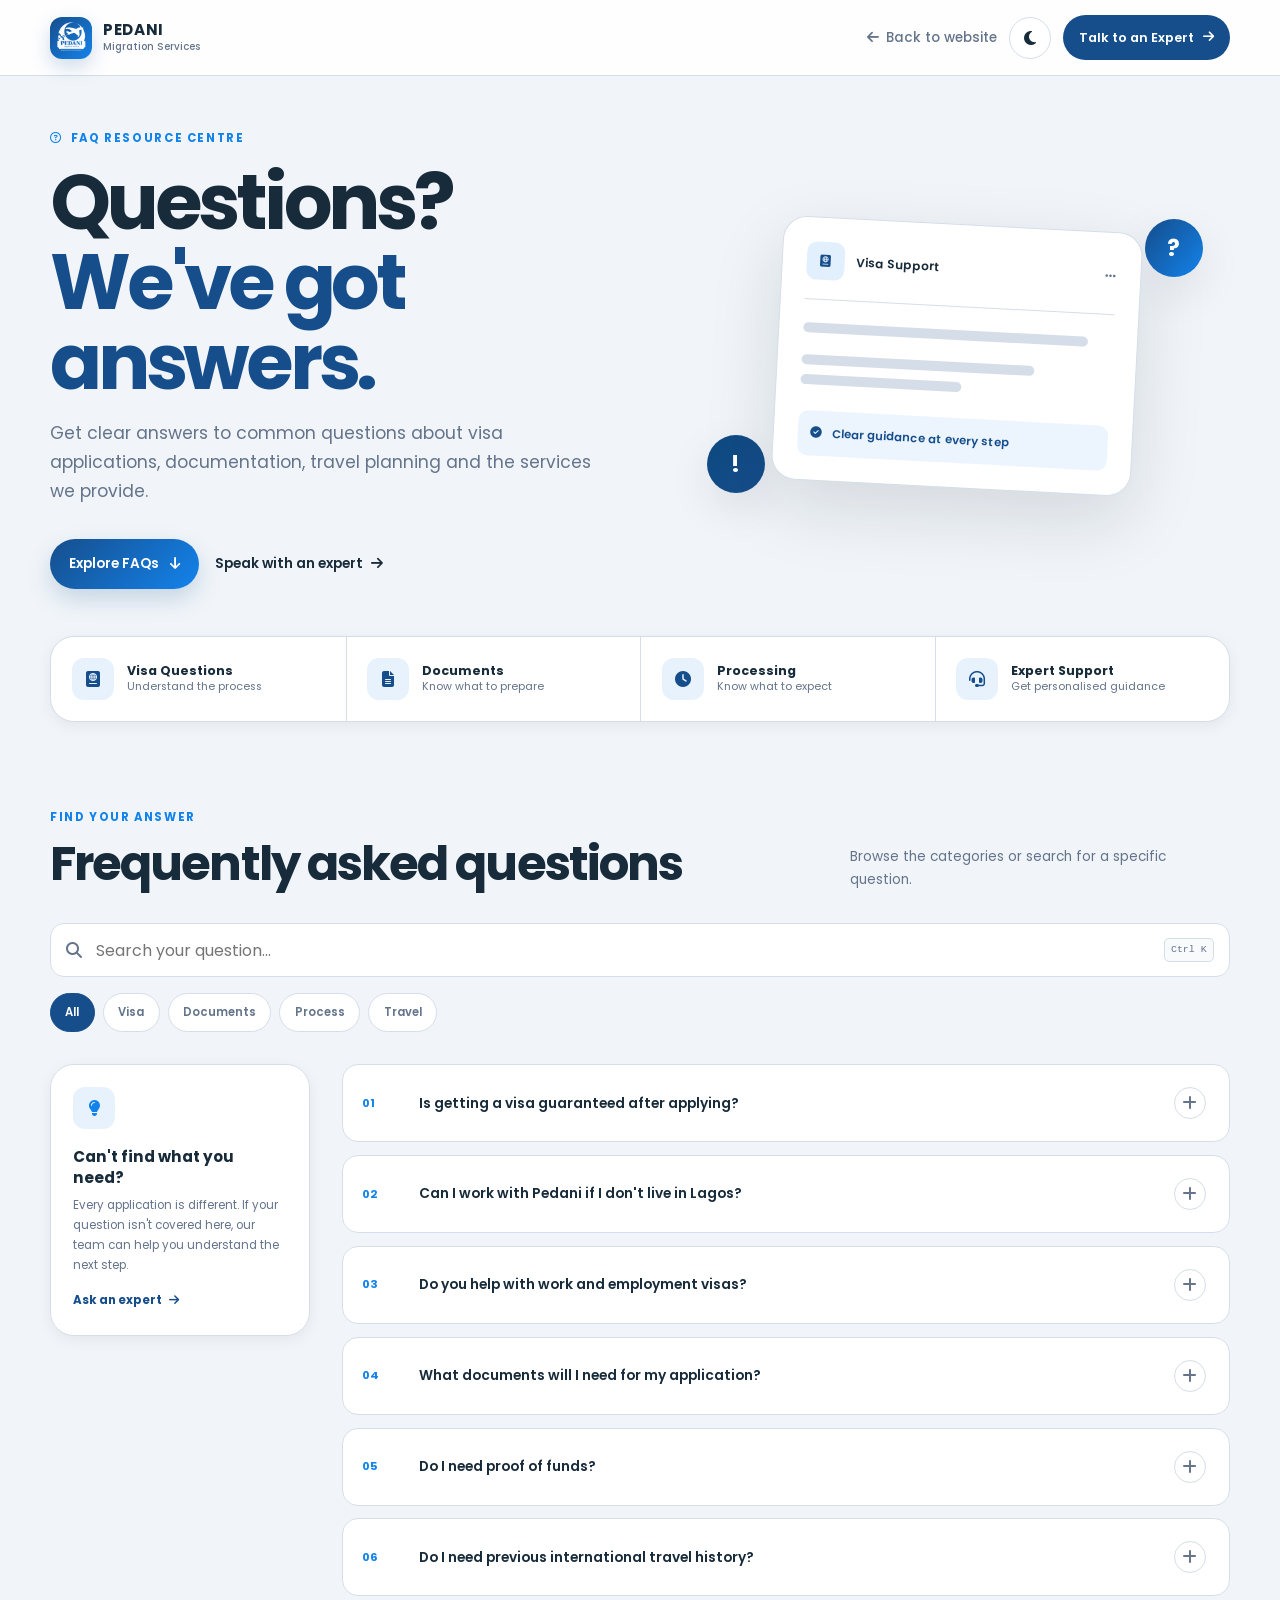
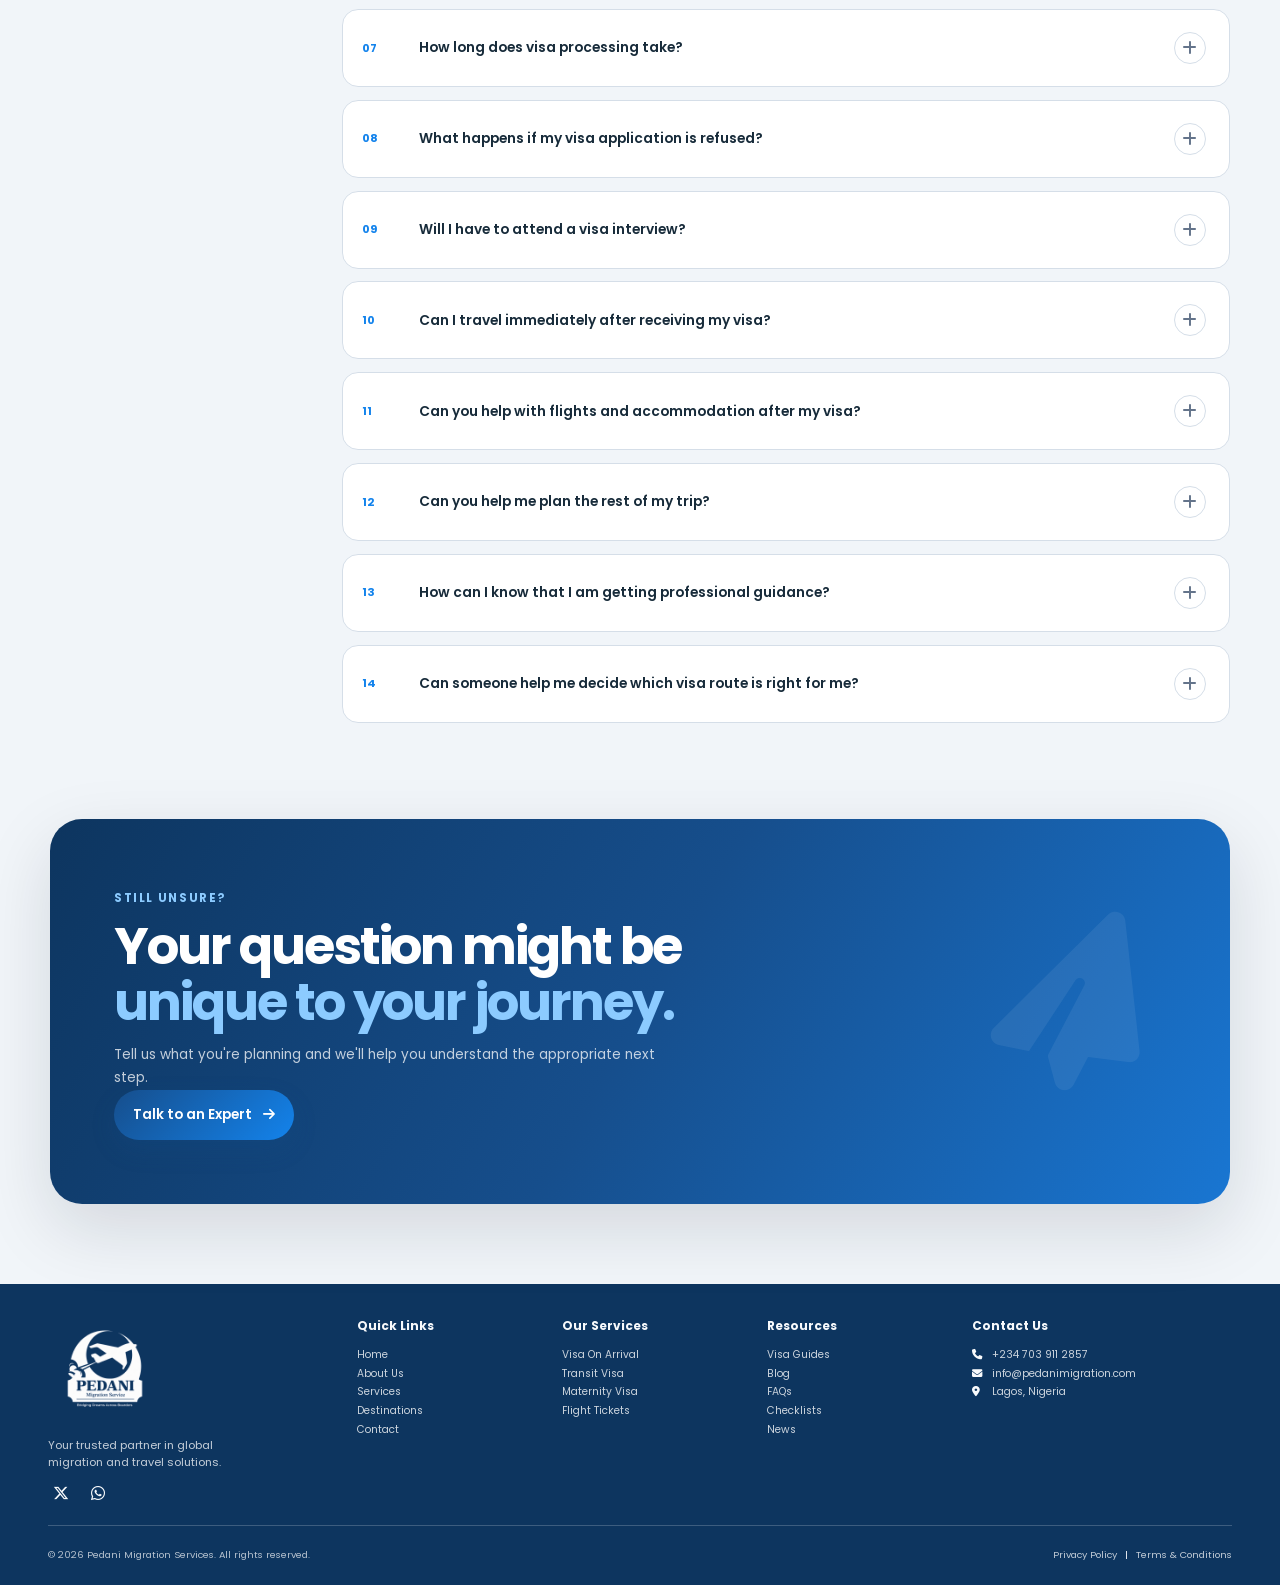
<file: pages/faqs.html>
<!DOCTYPE html>
<html lang="en">
<head>
  <meta charset="UTF-8">

  <meta
    name="viewport"
    content="width=device-width, initial-scale=1.0"
  >

  <meta
    name="description"
    content="Find answers to common visa, travel and migration questions with Pedani Migration Services."
  >

  <title>FAQs | Pedani Migration Services</title>

  <!-- Favicon -->
   <link rel="shortcut icon" href="/images/favicon2.png" type="image/x-icon">

  <!-- Google Font -->
  <link rel="preconnect" href="https://fonts.googleapis.com">
  <link rel="preconnect" href="https://fonts.gstatic.com" crossorigin>

  <link
    href="https://fonts.googleapis.com/css2?family=Poppins:wght@400;500;600;700&display=swap"
    rel="stylesheet"
  >

  <!-- Font Awesome -->
  <link
    rel="stylesheet"
    href="https://cdnjs.cloudflare.com/ajax/libs/font-awesome/6.7.2/css/all.min.css"
  >

  <link rel="stylesheet" href="faqs.css">
</head>

<body>

  <!-- =========================
       HEADER
  ========================== -->

  <header class="resource-header">

    <a href="index.html" class="brand" aria-label="Back to Pedani website">
      <span class="brand-mark">
        <img src="/images/logo 3 modified.png" alt="LOgo">
      </span>

      <span class="brand-text">
        PEDANI
        <small>Migration Services</small>
      </span>
    </a>


    <div class="header-actions">

      <a href="/index.html" class="back-link">
        <i class="fa-solid fa-arrow-left"></i>
        <span>Back to website</span>
      </a>

      <button
        class="theme-toggle"
        type="button"
        aria-label="Switch theme"
        aria-pressed="false"
      >
        <i class="fa-solid fa-moon"></i>
      </button>

      <a href="/contact.html" class="header-cta">
        Talk to an Expert
        <i class="fa-solid fa-arrow-right"></i>
      </a>

    </div>

  </header>


  <main>

    <!-- =========================
         HERO
    ========================== -->

    <section class="faq-hero">

      <div class="hero-content reveal">

        <span class="eyebrow">
          <i class="fa-regular fa-circle-question"></i>
          FAQ RESOURCE CENTRE
        </span>

        <h1>
          Questions?
          <span>We've got answers.</span>
        </h1>

        <p>
          Get clear answers to common questions about visa applications,
          documentation, travel planning and the services we provide.
        </p>

        <div class="hero-actions">

          <a href="#faq-library" class="primary-btn">
            Explore FAQs
            <i class="fa-solid fa-arrow-down"></i>
          </a>

          <a href="/contact.html" class="text-btn">
            Speak with an expert
            <i class="fa-solid fa-arrow-right"></i>
          </a>

        </div>

      </div>


      <div class="hero-visual reveal">

        <div class="question-orb orb-one">
          ?
        </div>

        <div class="question-orb orb-two">
          !
        </div>

        <div class="faq-card-preview">

          <div class="preview-top">
            <span class="preview-icon">
              <i class="fa-solid fa-passport"></i>
            </span>

            <span>
              Visa Support
            </span>

            <i class="fa-solid fa-ellipsis"></i>
          </div>

          <div class="preview-line large"></div>
          <div class="preview-line"></div>
          <div class="preview-line short"></div>

          <div class="preview-answer">
            <i class="fa-solid fa-circle-check"></i>

            <span>
              Clear guidance at every step
            </span>
          </div>

        </div>

      </div>

    </section>


    <!-- =========================
         QUICK STATS
    ========================== -->

    <section class="quick-info" aria-label="FAQ information">

      <div class="info-item reveal">
        <i class="fa-solid fa-passport"></i>

        <div>
          <strong>Visa Questions</strong>
          <span>Understand the process</span>
        </div>
      </div>


      <div class="info-item reveal">
        <i class="fa-solid fa-file-lines"></i>

        <div>
          <strong>Documents</strong>
          <span>Know what to prepare</span>
        </div>
      </div>


      <div class="info-item reveal">
        <i class="fa-solid fa-clock"></i>

        <div>
          <strong>Processing</strong>
          <span>Know what to expect</span>
        </div>
      </div>


      <div class="info-item reveal">
        <i class="fa-solid fa-headset"></i>

        <div>
          <strong>Expert Support</strong>
          <span>Get personalised guidance</span>
        </div>
      </div>

    </section>


    <!-- =========================
         FAQ LIBRARY
    ========================== -->

    <section
      class="faq-library"
      id="faq-library"
      aria-labelledby="faq-title"
    >

      <div class="section-heading reveal">

        <div>
          <span class="section-label">
            FIND YOUR ANSWER
          </span>

          <h2 id="faq-title">
            Frequently asked questions
          </h2>
        </div>

        <p>
          Browse the categories or search for a specific question.
        </p>

      </div>


      <!-- SEARCH -->

      <div class="faq-tools reveal">

        <label class="search-box">

          <i class="fa-solid fa-magnifying-glass"></i>

          <input
            type="search"
            id="faqSearch"
            placeholder="Search your question..."
            autocomplete="off"
            aria-label="Search frequently asked questions"
          >

          <kbd>Ctrl K</kbd>

        </label>


        <div
          class="category-filter"
          role="tablist"
          aria-label="FAQ categories"
        >

          <button
            class="filter-btn active"
            type="button"
            data-category="all"
          >
            All
          </button>

          <button
            class="filter-btn"
            type="button"
            data-category="visa"
          >
            Visa
          </button>

          <button
            class="filter-btn"
            type="button"
            data-category="documents"
          >
            Documents
          </button>

          <button
            class="filter-btn"
            type="button"
            data-category="process"
          >
            Process
          </button>

          <button
            class="filter-btn"
            type="button"
            data-category="travel"
          >
            Travel
          </button>

        </div>

      </div>


      <!-- FAQ GROUP -->

      <div class="faq-layout">

        <aside class="faq-sidebar reveal">

          <div class="sidebar-card">

            <span class="sidebar-icon">
              <i class="fa-solid fa-lightbulb"></i>
            </span>

            <h3>
              Can't find what you need?
            </h3>

            <p>
              Every application is different. If your question
              isn't covered here, our team can help you understand
              the next step.
            </p>

            <a href="contact.html">
              Ask an expert
              <i class="fa-solid fa-arrow-right"></i>
            </a>

          </div>

        </aside>


        <div class="faq-list" id="faqList">


          <!-- VISA -->

          <article
            class="faq-item reveal"
            data-category="visa"
            data-search="visa guarantee approval guaranteed application"
          >

            <details>

              <summary>
                <span class="question-number">01</span>

                <span class="question">
                  Is getting a visa guaranteed after applying?
                </span>

                <span class="summary-icon">
                  <i class="fa-solid fa-plus"></i>
                </span>
              </summary>

              <div class="faq-answer">

                <p>
                  No agency can guarantee a visa decision. The final
                  outcome belongs to the relevant embassy, consulate
                  or immigration authority.
                </p>

                <p>
                  What we can do is help you understand the requirements,
                  review your documentation and prepare your application
                  as carefully as possible.
                </p>

              </div>

            </details>

          </article>


          <article
            class="faq-item reveal"
            data-category="visa"
            data-search="apply outside Lagos Abuja location remote application"
          >

            <details>

              <summary>
                <span class="question-number">02</span>

                <span class="question">
                  Can I work with Pedani if I don't live in Lagos?
                </span>

                <span class="summary-icon">
                  <i class="fa-solid fa-plus"></i>
                </span>
              </summary>

              <div class="faq-answer">

                <p>
                  Your location does not necessarily prevent you from
                  getting guidance. Many parts of the preparation process
                  can be handled remotely.
                </p>

                <p>
                  Depending on the destination and application type,
                  some steps may still require your physical presence.
                  We'll let you know when that applies.
                </p>

              </div>

            </details>

          </article>


          <article
            class="faq-item reveal"
            data-category="visa"
            data-search="work visa work permit employment visa"
          >

            <details>

              <summary>
                <span class="question-number">03</span>

                <span class="question">
                  Do you help with work and employment visas?
                </span>

                <span class="summary-icon">
                  <i class="fa-solid fa-plus"></i>
                </span>
              </summary>

              <div class="faq-answer">

                <p>
                  We provide guidance for eligible migration and
                  visa pathways, including work-related routes where
                  our service covers that destination.
                </p>

                <p>
                  Requirements vary considerably between countries,
                  so we recommend checking your specific destination
                  before beginning an application.
                </p>

              </div>

            </details>

          </article>


          <!-- DOCUMENTS -->

          <article
            class="faq-item reveal"
            data-category="documents"
            data-search="documents required visa passport photograph bank statement requirements"
          >

            <details>

              <summary>
                <span class="question-number">04</span>

                <span class="question">
                  What documents will I need for my application?
                </span>

                <span class="summary-icon">
                  <i class="fa-solid fa-plus"></i>
                </span>
              </summary>

              <div class="faq-answer">

                <p>
                  The document list depends on the destination,
                  visa category and your personal circumstances.
                </p>

                <ul>
                  <li>Valid international passport</li>
                  <li>Recent passport photographs where required</li>
                  <li>Financial evidence where applicable</li>
                  <li>Travel or accommodation information where required</li>
                  <li>Supporting documents relevant to your application</li>
                </ul>

                <p>
                  You will receive destination-specific guidance rather
                  than relying on a generic checklist.
                </p>

              </div>

            </details>

          </article>


          <article
            class="faq-item reveal"
            data-category="documents"
            data-search="proof funds bank account financial evidence money visa"
          >

            <details>

              <summary>
                <span class="question-number">05</span>

                <span class="question">
                  Do I need proof of funds?
                </span>

                <span class="summary-icon">
                  <i class="fa-solid fa-plus"></i>
                </span>
              </summary>

              <div class="faq-answer">

                <p>
                  Some visa categories require applicants to demonstrate
                  that they can financially support their trip or stay.
                </p>

                <p>
                  The amount and acceptable evidence depend on the
                  destination and visa type. We'll explain what applies
                  to your particular application.
                </p>

              </div>

            </details>

          </article>


          <article
            class="faq-item reveal"
            data-category="documents"
            data-search="travel history previous travel passport visa history"
          >

            <details>

              <summary>
                <span class="question-number">06</span>

                <span class="question">
                  Do I need previous international travel history?
                </span>

                <span class="summary-icon">
                  <i class="fa-solid fa-plus"></i>
                </span>
              </summary>

              <div class="faq-answer">

                <p>
                  Not necessarily. A previous travel history can sometimes
                  strengthen an application, but not having one does not
                  automatically mean you cannot apply.
                </p>

                <p>
                  Your overall circumstances and the requirements of the
                  specific visa route are what matter.
                </p>

              </div>

            </details>

          </article>


          <!-- PROCESS -->

          <article
            class="faq-item reveal"
            data-category="process"
            data-search="processing time how long application embassy timeline"
          >

            <details>

              <summary>
                <span class="question-number">07</span>

                <span class="question">
                  How long does visa processing take?
                </span>

                <span class="summary-icon">
                  <i class="fa-solid fa-plus"></i>
                </span>
              </summary>

              <div class="faq-answer">

                <p>
                  Processing times vary by country, visa category,
                  application volume and the relevant immigration
                  authority.
                </p>

                <p>
                  Our own preparation and review stage may be completed
                  before the application reaches the embassy or consulate.
                  We will explain the expected stages for your destination.
                </p>

                <div class="answer-note">
                  <i class="fa-solid fa-circle-info"></i>

                  <span>
                    Always allow additional time for appointments,
                    document requests and unexpected delays.
                  </span>
                </div>

              </div>

            </details>

          </article>


          <article
            class="faq-item reveal"
            data-category="process"
            data-search="visa refusal rejected refused application refund reapply"
          >

            <details>

              <summary>
                <span class="question-number">08</span>

                <span class="question">
                  What happens if my visa application is refused?
                </span>

                <span class="summary-icon">
                  <i class="fa-solid fa-plus"></i>
                </span>
              </summary>

              <div class="faq-answer">

                <p>
                  A refusal does not necessarily mean you can never
                  apply again. The next step is to understand why the
                  application was unsuccessful.
                </p>

                <p>
                  Depending on the refusal reasons, you may be able to
                  address the issues and submit a stronger application.
                  We can help you review the available options.
                </p>

              </div>

            </details>

          </article>


          <article
            class="faq-item reveal"
            data-category="process"
            data-search="interview embassy visa interview preparation questions"
          >

            <details>

              <summary>
                <span class="question-number">09</span>

                <span class="question">
                  Will I have to attend a visa interview?
                </span>

                <span class="summary-icon">
                  <i class="fa-solid fa-plus"></i>
                </span>
              </summary>

              <div class="faq-answer">

                <p>
                  It depends on the destination and visa category.
                  Some applications may not require an interview,
                  while others can involve an appointment or interview.
                </p>

                <p>
                  If an interview is required, we can help you understand
                  what to expect and prepare appropriately.
                </p>

              </div>

            </details>

          </article>


          <!-- TRAVEL -->

          <article
            class="faq-item reveal"
            data-category="travel"
            data-search="travel after visa approval start date visa valid travel"
          >

            <details>

              <summary>
                <span class="question-number">10</span>

                <span class="question">
                  Can I travel immediately after receiving my visa?
                </span>

                <span class="summary-icon">
                  <i class="fa-solid fa-plus"></i>
                </span>
              </summary>

              <div class="faq-answer">

                <p>
                  Not always. You should first check the validity period
                  and start date shown on your visa or travel authorisation.
                </p>

                <p>
                  Your travel plans should also match the conditions
                  attached to the visa.
                </p>

              </div>

            </details>

          </article>


          <article
            class="faq-item reveal"
            data-category="travel"
            data-search="flight ticket booking accommodation hotel after visa"
          >

            <details>

              <summary>
                <span class="question-number">11</span>

                <span class="question">
                  Can you help with flights and accommodation after my visa?
                </span>

                <span class="summary-icon">
                  <i class="fa-solid fa-plus"></i>
                </span>
              </summary>

              <div class="faq-answer">

                <p>
                  Yes. Visa support can be followed by assistance with
                  travel arrangements such as flight bookings and
                  accommodation, depending on the service you require.
                </p>

                <p>
                  This allows you to plan the practical side of your
                  journey after your immigration requirements have been
                  addressed.
                </p>

              </div>

            </details>

          </article>


          <article
            class="faq-item reveal"
            data-category="travel"
            data-search="flight booking hotel reservation travel planning itinerary"
          >

            <details>

              <summary>
                <span class="question-number">12</span>

                <span class="question">
                  Can you help me plan the rest of my trip?
                </span>

                <span class="summary-icon">
                  <i class="fa-solid fa-plus"></i>
                </span>
              </summary>

              <div class="faq-answer">

                <p>
                  Yes. Depending on your needs, we can assist with
                  travel-related arrangements including flights,
                  accommodation and other trip-planning services.
                </p>

                <p>
                  Tell us where you're going and what you need, and
                  we'll help you identify the appropriate next steps.
                </p>

              </div>

            </details>

          </article>


          <!-- GENERAL -->

          <article
            class="faq-item reveal"
            data-category="visa"
            data-search="trust agency registration professional visa consultation"
          >

            <details>

              <summary>
                <span class="question-number">13</span>

                <span class="question">
                  How can I know that I am getting professional guidance?
                </span>

                <span class="summary-icon">
                  <i class="fa-solid fa-plus"></i>
                </span>
              </summary>

              <div class="faq-answer">

                <p>
                  A professional visa service should be transparent about
                  what it can and cannot do. No legitimate consultant should
                  promise a guaranteed immigration decision.
                </p>

                <p>
                  At Pedani, our focus is on clear communication,
                  documentation guidance and helping clients understand
                  each stage of their application.
                </p>

              </div>

            </details>

          </article>


          <article
            class="faq-item reveal"
            data-category="visa"
            data-search="eligibility consultation visa assessment advice choose visa"
          >

            <details>

              <summary>
                <span class="question-number">14</span>

                <span class="question">
                  Can someone help me decide which visa route is right for me?
                </span>

                <span class="summary-icon">
                  <i class="fa-solid fa-plus"></i>
                </span>
              </summary>

              <div class="faq-answer">

                <p>
                  Yes. Choosing the right route starts with understanding
                  your purpose for travelling, your circumstances and the
                  requirements of your intended destination.
                </p>

                <p>
                  We can discuss your plans and explain the relevant
                  options so you can make a more informed decision.
                </p>

              </div>

            </details>

          </article>


        </div>

      </div>


      <!-- EMPTY SEARCH STATE -->

      <div class="no-results" id="noResults" hidden>

        <span>
          <i class="fa-solid fa-magnifying-glass"></i>
        </span>

        <h3>
          No matching questions
        </h3>

        <p>
          Try another search term or choose a different category.
        </p>

      </div>

    </section>


    <!-- =========================
         CTA
    ========================== -->

    <section class="faq-cta reveal">

      <div class="cta-content">

        <span class="section-label">
          STILL UNSURE?
        </span>

        <h2>
          Your question might be
          <span>unique to your journey.</span>
        </h2>

        <p>
          Tell us what you're planning and we'll help you understand
          the appropriate next step.
        </p>

        <a href="/contact.html" class="primary-btn">
          Talk to an Expert
          <i class="fa-solid fa-arrow-right"></i>
        </a>

      </div>


      <div class="cta-decoration">
        <i class="fa-solid fa-paper-plane"></i>
      </div>

    </section>

  </main>


  <!-- =========================
       FOOTER
  ========================== -->

  <footer class="footer">

  <div class="footer-main">

    <div class="footer-brand">

      <div class="footer-logo">
        <img
          src="/images/logo 3 modified.png"
          alt="Pedani Migration Services"
        >
      </div>

      <p>
        Your trusted partner in global<br>
        migration and travel solutions.
      </p>

      <div class="social-links">

        <a
          href="https://x.com/odalopeezie?s=11"
          aria-label="Twitter"
        >
          <i class="fa-brands fa-x-twitter"></i>
        </a>

        <a
          href="tel:+2347039112857"
          aria-label="Whatsapp"
        >
          <i class="fa-brands fa-whatsapp"></i>
        </a>

      </div>

    </div>


    <div class="footer-column">

      <h4>
        Quick Links
      </h4>

      <a href="/">
        Home
      </a>

      <a href="/about.html">
        About Us
      </a>

      <a href="/services.html">
        Services
      </a>

      <a href="/destinations.html">
        Destinations
      </a>

      <a href="/contact.html">
        Contact
      </a>

    </div>


    <div class="footer-column">

      <h4>
        Our Services
      </h4>

      <a href="#">
        Visa On Arrival
      </a>

      <a href="#">
        Transit Visa
      </a>

      <a href="#">
        Maternity Visa
      </a>

      <a href="#">
        Flight Tickets
      </a>

    </div>


    <div class="footer-column">

      <h4>
        Resources
      </h4>

      <a href="/pages/visa-guides.html">
        Visa Guides
      </a>

      <a href="/pages/blog.html">
        Blog
      </a>

      <a href="/pages/faqs.html">
        FAQs
      </a>

      <a href="/pages/checklists.html">
        Checklists
      </a>

      <a href="/pages/news.html">
        News
      </a>

    </div>


    <div class="footer-column contact">

      <h4>
        Contact Us
      </h4>

      <a href="tel:+2347039112857">
        <i class="fa-solid fa-phone"></i>
        +234 703 911 2857
      </a>

      <a href="mailto:info@pedanimigration.com">
        <i class="fa-solid fa-envelope"></i>
        info@pedanimigration.com
      </a>

      <span>
        <i class="fa-solid fa-location-dot"></i>
        Lagos, Nigeria
      </span>

    </div>

  </div>


  <div class="footer-bottom">

    <p>
      © <span id="currentYear"></span> Pedani Migration Services.
      All rights reserved.
    </p>

    <div>

      <a href="#">
        Privacy Policy
      </a>

      <span>|</span>

      <a href="#">
        Terms & Conditions
      </a>

    </div>

  </div>

</footer>


  <script src="faqs.js"></script>
  <script>
    currentYear = document.getElementById("currentYear");
        /* ============================================================
       INITIALISE PAGE
       ============================================================ */

    function init() {
      currentYear.textContent =
        new Date().getFullYear();
    }

    init();
  </script>

</body>
</html>
</file>
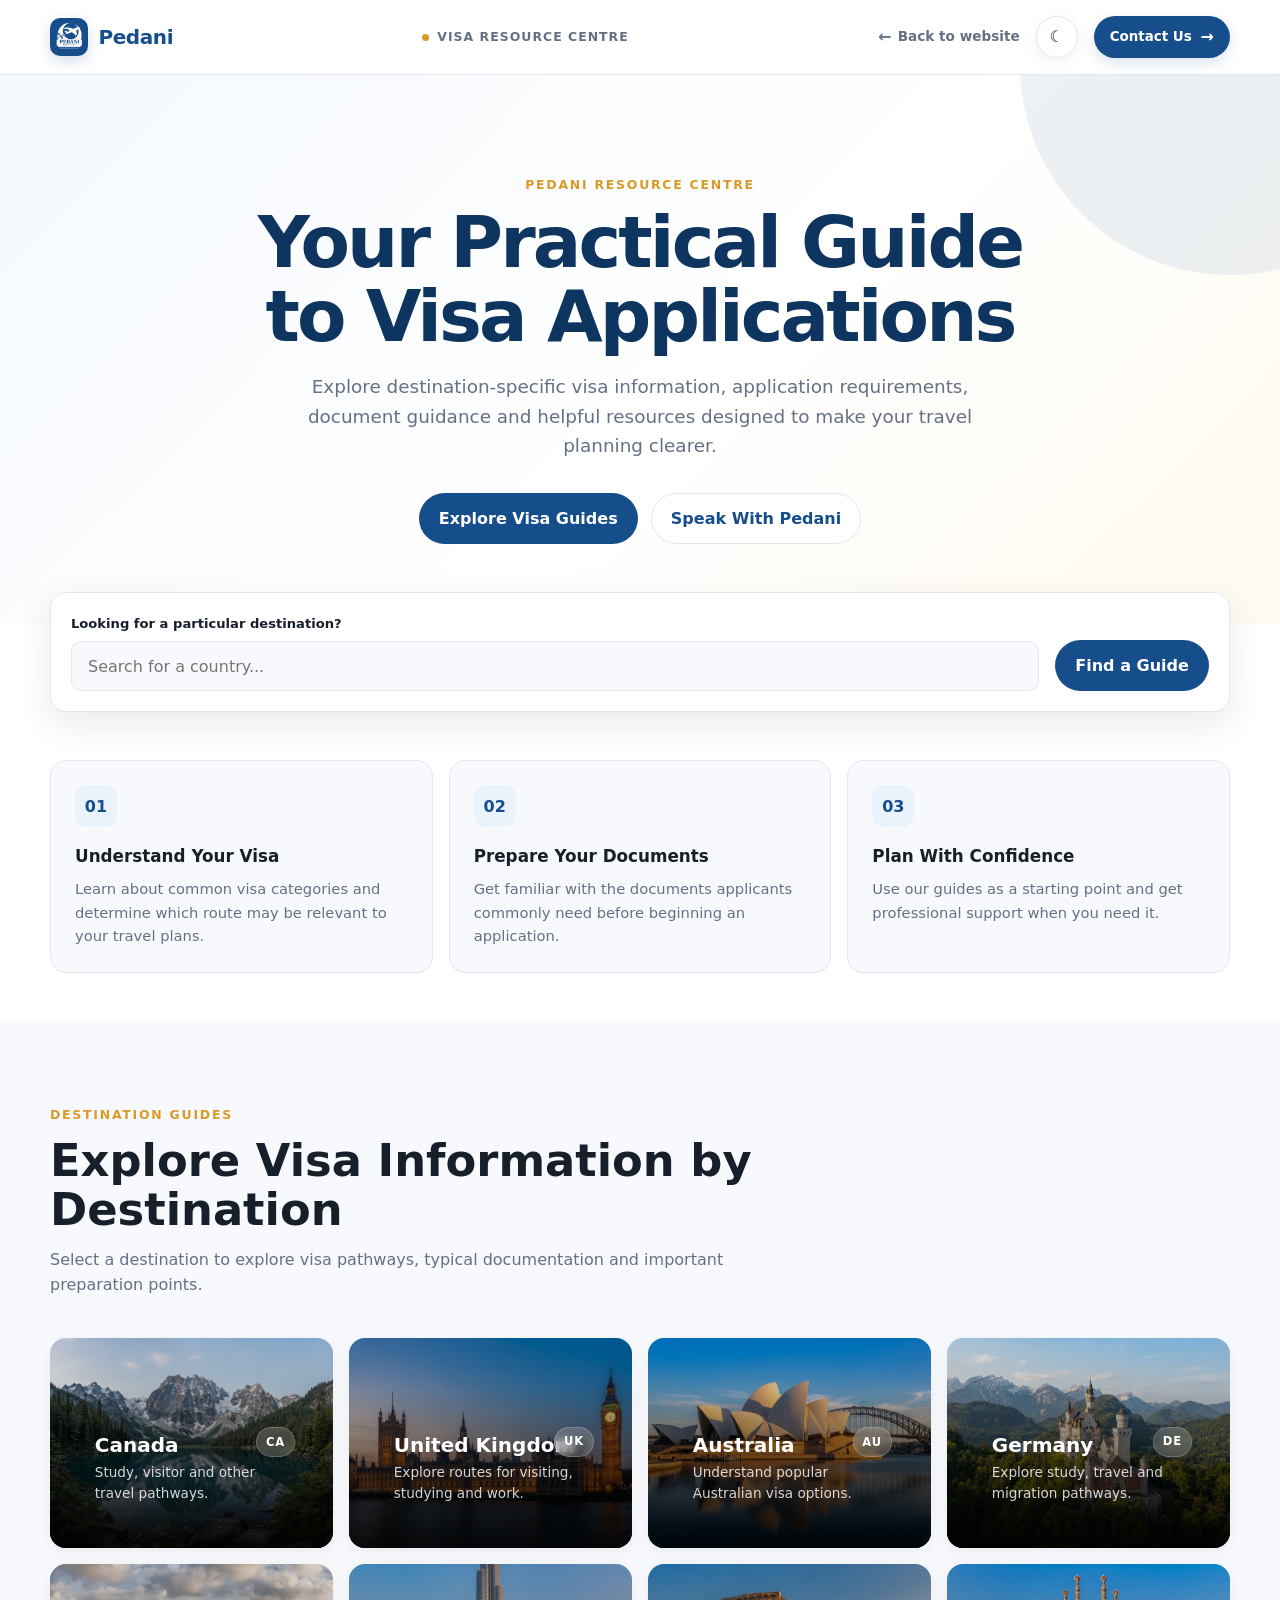
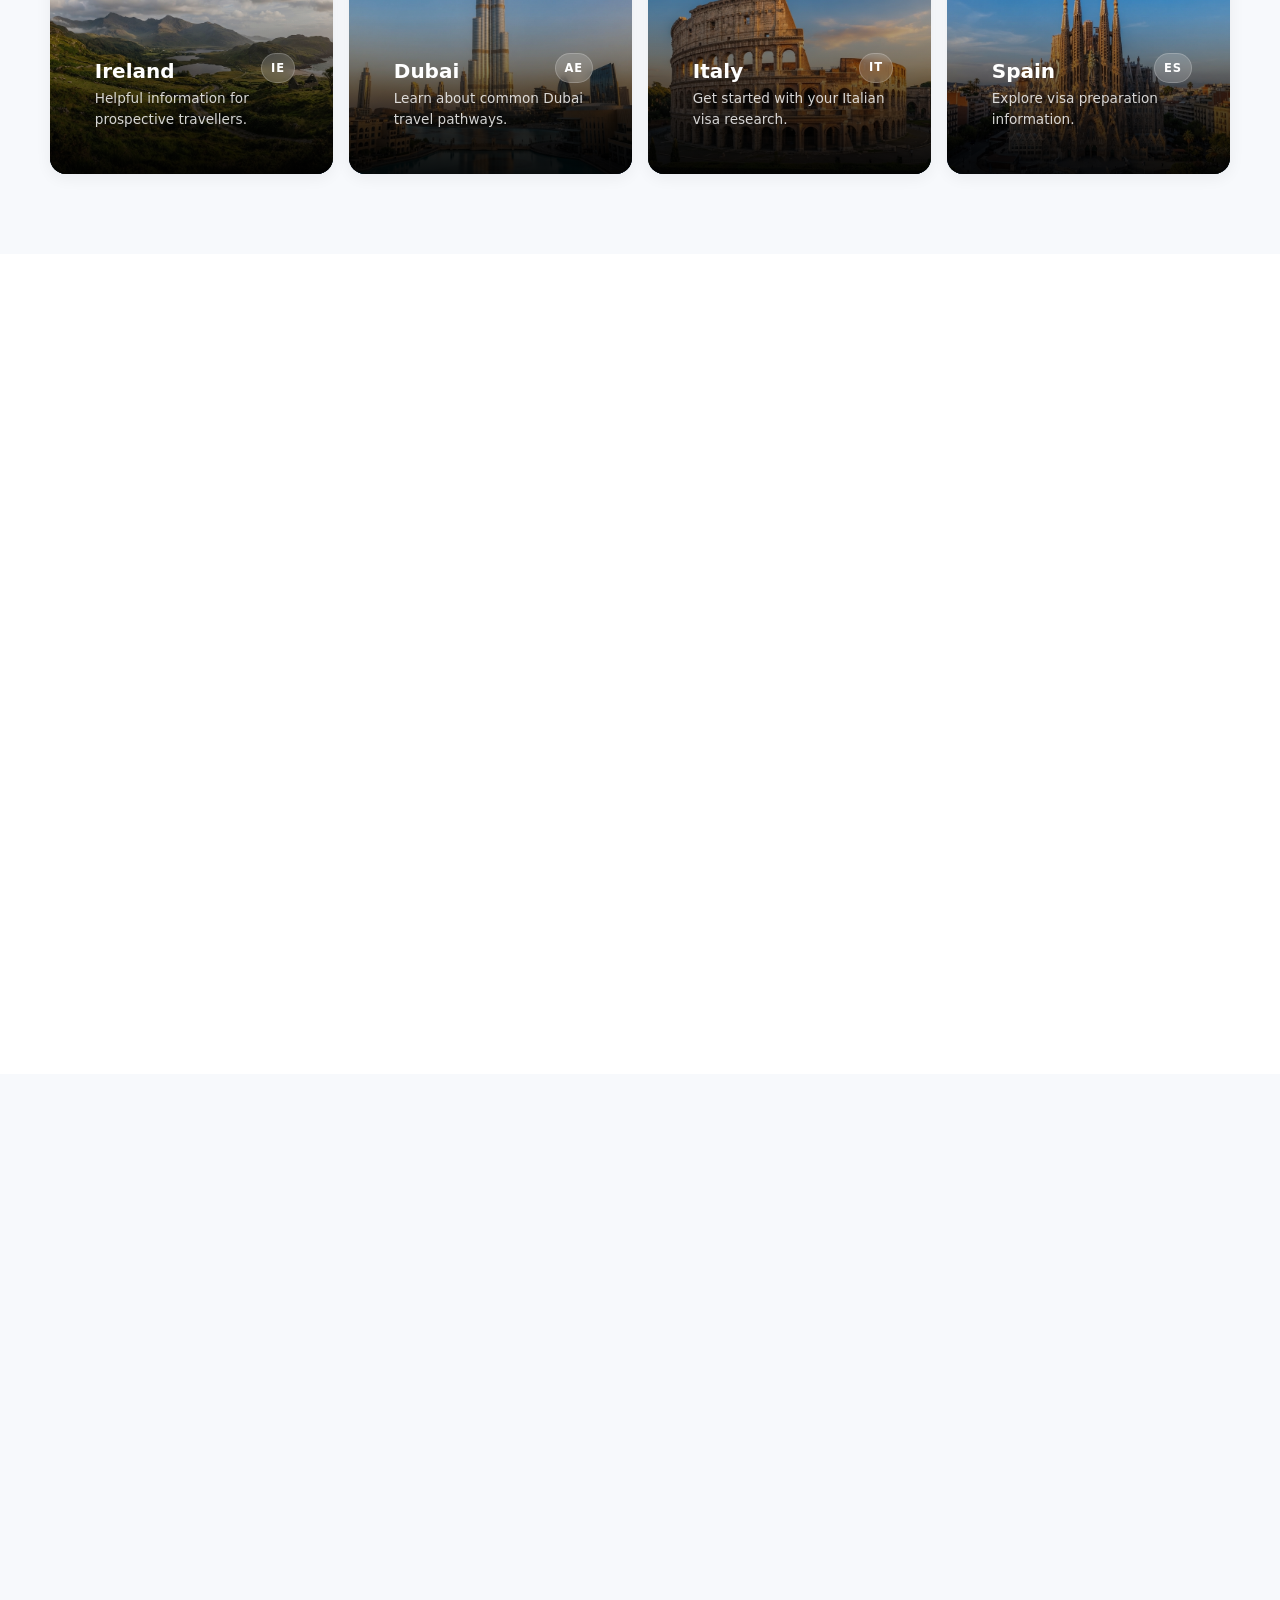
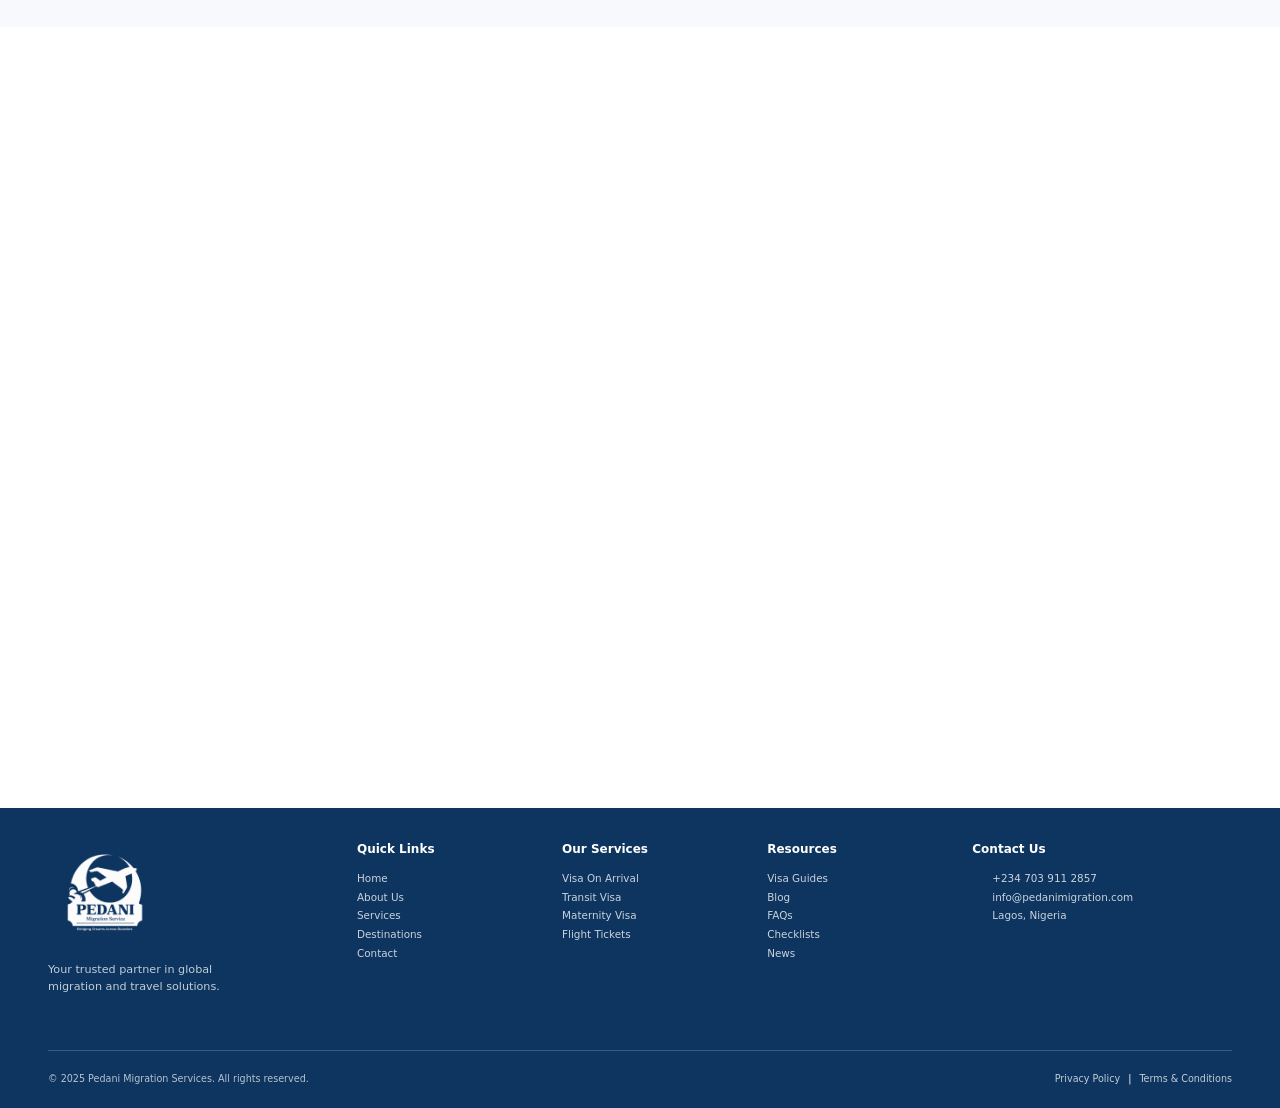
<file: pages/visa-guides.html>
<!DOCTYPE html>
<html lang="en">
<head>
  <meta charset="UTF-8">

  <meta
    name="viewport"
    content="width=device-width, initial-scale=1.0"
  >

  <link rel="shortcut icon" href="/images/favicon2.png" type="image/x-icon">

  <meta
    name="description"
    content="Pedani Migration Services Visa Guide — practical visa information, document guidance and application resources for popular destinations."
  >

  <title>Visa Guide | Pedani Migration Services</title>

  <style>
    /* =====================================================
       ROOT
    ===================================================== */

    :root {
      --primary: #164e8c;
      --primary-dark: #0d355f;
      --primary-light: #eaf3fc;

      --accent: #d99a27;
      --accent-light: #fff6df;

      --text: #17202a;
      --text-muted: #667085;
      --text-light: #ffffff;

      --surface: #ffffff;
      --surface-soft: #f7f9fc;
      --surface-dark: #eef2f6;

      --border: #e2e7ee;

      --success: #247a4d;

      --shadow-sm:
        0 4px 16px rgba(15, 23, 42, 0.06);

      --shadow-md:
        0 12px 35px rgba(15, 23, 42, 0.09);

      --radius-sm: 10px;
      --radius-md: 16px;
      --radius-lg: 24px;

      --container: 1180px;

      /* =====================================================
         ADDED: ANIMATION VARIABLES
      ===================================================== */

      --animation-ease:
        cubic-bezier(.22, 1, .36, 1);

      --animation-duration:
        700ms;
    }

    html[data-theme="dark"] {
      --primary: #4f8dcc;
      --primary-dark: #7eb1e5;
      --primary-light: #172d44;

      --accent: #e4ad45;
      --accent-light: #3a2f1c;

      --text: #f1f5f9;
      --text-muted: #98a2b3;
      --text-light: #ffffff;

      --surface: #101820;
      --surface-soft: #151f2b;
      --surface-dark: #1d2935;

      --border: #2d3a48;

      --success: #4caf78;

      --shadow-sm:
        0 4px 16px rgba(0, 0, 0, 0.25);

      --shadow-md:
        0 12px 35px rgba(0, 0, 0, 0.35);

      --radius-sm: 10px;
      --radius-md: 16px;
      --radius-lg: 24px;

      --container: 1180px;
    }


    /* =====================================================
       RESET
    ===================================================== */

    *,
    *::before,
    *::after {
      box-sizing: border-box;
    }

    html {
      scroll-behavior: smooth;
    }

    body {
      margin: 0;

      font-family:
        Inter,
        system-ui,
        -apple-system,
        BlinkMacSystemFont,
        "Segoe UI",
        sans-serif;

      color: var(--text);
      background: var(--surface);

      line-height: 1.6;

      -webkit-font-smoothing: antialiased;
      text-rendering: optimizeLegibility;

      /* ADDED */
      transition:
        background-color 0.35s ease,
        color 0.35s ease;
    }

    img {
      display: block;
      max-width: 100%;
    }

    a {
      color: inherit;
      text-decoration: none;
    }

    button,
    input {
      font: inherit;
    }

    button {
      cursor: pointer;
    }


    /* =====================================================
       GLOBAL
    ===================================================== */

    .container {
      width: min(
        calc(100% - 2rem),
        var(--container)
      );

      margin-inline: auto;
    }

    .section {
      padding: 5rem 0;
    }

    .eyebrow {
      display: inline-block;

      margin-bottom: 0.7rem;

      color: var(--accent);

      font-size: 0.78rem;
      font-weight: 800;

      letter-spacing: 0.14em;
      text-transform: uppercase;
    }

    .section-heading {
      max-width: 720px;

      margin-bottom: 2.5rem;
    }

    .section-heading h2 {
      margin: 0 0 0.75rem;

      font-size: clamp(
        1.9rem,
        4vw,
        2.8rem
      );

      line-height: 1.1;
    }

    .section-heading p {
      margin: 0;

      color: var(--text-muted);

      font-size: 1rem;
    }


    /* =====================================================
       ADDED: THEME SWITCHER
    ===================================================== */

    .theme-toggle {
      width: 42px;
      height: 42px;

      display: inline-grid;
      place-items: center;

      padding: 0;

      border:
        1px solid var(--border);

      border-radius: 50%;

      background:
        var(--surface);

      color:
        var(--text);

      font-size: 1rem;

      box-shadow:
        var(--shadow-sm);

      transition:
        background-color 0.25s ease,
        color 0.25s ease,
        border-color 0.25s ease,
        transform 0.25s ease;
    }

    .theme-toggle:hover {
      transform:
        translateY(-2px)
        rotate(4deg);

      border-color:
        var(--primary);

      color:
        var(--primary);
    }

    .theme-toggle:focus-visible {
      outline:
        3px solid
        rgba(22, 78, 140, 0.25);

      outline-offset: 3px;
    }

    .theme-icon {
      display: block;

      line-height: 1;

      transition:
        transform 0.35s ease;
    }

    .theme-toggle:hover .theme-icon {
      transform:
        rotate(20deg);
    }


    /* =====================================================
       DESTINATION CARD
    ===================================================== */

    .destination-card {
      position: relative;

      min-height: 240px;

      display: flex;
      align-items: flex-end;

      overflow: hidden;

      padding: 0;

      border: 0;

      border-radius: var(--radius-md);

      background: var(--primary);

      color: #fff;

      text-align: left;

      font: inherit;

      cursor: pointer;

      isolation: isolate;

      box-shadow: var(--shadow-sm);

      transition:
        transform 0.25s ease,
        box-shadow 0.25s ease;
    }


    .destination-card img {
      position: absolute;
      inset: 0;

      width: 100%;
      height: 100%;

      object-fit: cover;

      z-index: -2;

      transition:
        transform 0.45s ease;
    }


    .destination-card::after {
      content: "";

      position: absolute;
      inset: 0;

      z-index: -1;

      background:
        linear-gradient(
          to top,
          rgba(0, 0, 0, 0.78) 0%,
          rgba(0, 0, 0, 0.35) 50%,
          rgba(0, 0, 0, 0.05) 100%
        );
    }


    .destination-card:hover {
      transform:
        translateY(-5px);

      box-shadow:
        var(--shadow-md);
    }


    .destination-card:hover img {
      transform:
        scale(1.07);
    }


    .destination-card:focus-visible {
      outline:
        3px solid
        rgba(22, 78, 140, 0.3);

      outline-offset: 4px;
    }


    /* =====================================================
       CARD CONTENT
    ===================================================== */

    .destination-card-content {
      position: relative;

      width: 100%;

      padding: 1.4rem;

      z-index: 1;
    }


    .destination-code {
      display: inline-flex;

      align-items: center;
      justify-content: center;

      margin-bottom: 0.55rem;

      padding:
        0.25rem 0.55rem;

      border:
        1px solid
        rgba(255, 255, 255, 0.2);

      border-radius: 999px;

      background:
        rgba(255, 255, 255, 0.14);

      -webkit-backdrop-filter: blur(8px);  

      backdrop-filter:
        blur(8px);

      font-size: 0.7rem;

      font-weight: 800;

      letter-spacing: 0.08em;
    }


    .destination-card h3 {
      margin: 0 0 0.35rem;

      color: #fff;

      font-size: 1.3rem;

      line-height: 1.15;
    }


    .destination-card p {
      margin: 0;

      color:
        rgba(255, 255, 255, 0.84);

      font-size: 0.85rem;

      line-height: 1.5;
    }


    /* =====================================================
       VISA MODAL
    ===================================================== */

    .visa-modal {
      width:
        min(680px, calc(100% - 2rem));

      max-height:
        min(720px, calc(100dvh - 2rem));

      margin: auto;

      padding: 0;

      border:
        1px solid var(--border);

      border-radius:
        var(--radius-lg);

      background:
        var(--surface);

      color:
        var(--text);

      box-shadow:
        0 25px 80px
        rgba(15, 23, 42, 0.25);

      overflow: hidden;

      /* ADDED */
      transition:
        background-color 0.3s ease,
        color 0.3s ease,
        border-color 0.3s ease;
    }


    .visa-modal::backdrop {
      background:
        rgba(9, 24, 40, 0.58);

      backdrop-filter:
        blur(5px);
    }


    /* =====================================================
       MODAL CONTENT
    ===================================================== */

    .visa-modal-content {
      position: relative;

      max-height:
        min(720px, calc(100dvh - 2rem));

      display: flex;

      flex-direction: column;
    }


    /* =====================================================
       CLOSE BUTTON
    ===================================================== */

    .visa-modal-close {
      position: absolute;

      top: 1rem;
      right: 1rem;

      z-index: 5;

      width: 40px;
      height: 40px;

      display: grid;
      place-items: center;

      padding: 0;

      border:
        1px solid var(--border);

      border-radius: 50%;

      background:
        var(--surface);

      color:
        var(--text-muted);

      font-size: 1.5rem;

      line-height: 1;

      cursor: pointer;

      transition:
        background-color 0.2s ease,
        color 0.2s ease,
        transform 0.2s ease;
    }


    .visa-modal-close:hover {
      background:
        var(--primary);

      color: #fff;

      transform:
        rotate(5deg);
    }


    /* =====================================================
       MODAL HEADER
    ===================================================== */

    .visa-modal-header {
      display: flex;

      align-items: center;

      gap: 1rem;

      padding:
        2rem 2rem 1.5rem;

      border-bottom:
        1px solid var(--border);

      background:
        var(--surface-soft);
    }


    .visa-modal-code {
      width: 58px;
      height: 58px;

      flex-shrink: 0;

      display: grid;
      place-items: center;

      border-radius: 16px;

      background:
        var(--primary);

      color: #fff;

      font-size: 0.85rem;

      font-weight: 800;

      letter-spacing: 0.08em;
    }


    .visa-modal-header .eyebrow {
      margin-bottom: 0.15rem;

      font-size: 0.68rem;
    }


    .visa-modal-header h2 {
      margin: 0;

      color:
        var(--primary-dark);

      font-size:
        clamp(1.6rem, 4vw, 2.2rem);

      line-height: 1.1;
    }


    /* =====================================================
       MODAL BODY
    ===================================================== */

    .visa-modal-body {
      flex: 1;

      overflow-y: auto;

      padding:
        1.75rem 2rem;
    }


    .visa-modal-body h3 {
      margin:
        0 0 0.6rem;

      color:
        var(--primary-dark);

      font-size: 1.1rem;
    }


    .visa-modal-body p {
      margin:
        0 0 1.25rem;

      color:
        var(--text-muted);

      font-size: 0.92rem;
    }


    .visa-modal-body ul {
      display: grid;

      gap: 0.55rem;

      margin:
        0 0 1.5rem;

      padding-left: 1.2rem;

      color:
        var(--text-muted);

      font-size: 0.9rem;
    }


    .visa-modal-body li::marker {
      color:
        var(--primary);
    }


    /* =====================================================
       MODAL FOOTER
    ===================================================== */

    .visa-modal-footer {
      display: flex;

      justify-content: flex-end;

      padding:
        1.25rem 2rem;

      border-top:
        1px solid var(--border);

      background:
        var(--surface-soft);
    }


    .visa-modal-footer .button {
      display: inline-flex;

      align-items: center;

      gap: 0.5rem;
    }


    /* =====================================================
       MOBILE MODAL
    ===================================================== */

    @media (max-width: 520px) {

      .visa-modal {
        width:
          calc(100% - 1rem);

        max-height:
          calc(100dvh - 1rem);

        border-radius:
          18px;
      }


      .visa-modal-header {
        padding:
          1.5rem 1.25rem 1.25rem;
      }


      .visa-modal-body {
        padding:
          1.5rem 1.25rem;
      }


      .visa-modal-footer {
        padding:
          1rem 1.25rem;
      }


      .visa-modal-footer .button {
        width: 100%;
      }

    }


    /* =====================================================
       VISA GUIDE HEADER
    ===================================================== */

    .guide-header {
      position: sticky;
      top: 0;
      z-index: 1000;

      width: 100%;

      background:
        rgba(255, 255, 255, 0.94);

      border-bottom:
        1px solid var(--border);

      backdrop-filter:
        blur(16px);

      -webkit-backdrop-filter:
        blur(16px);

      /* ADDED */
      transition:
        background-color 0.35s ease,
        border-color 0.35s ease;
    }


    /* ADDED: DARK HEADER */

    html[data-theme="dark"] .guide-header {
      background:
        rgba(16, 24, 32, 0.94);
    }


    /* =====================================================
       HEADER CONTAINER
    ===================================================== */

    .guide-nav {
      min-height: 74px;

      display: flex;
      align-items: center;
      justify-content: space-between;

      gap: 1.5rem;
    }


    /* =====================================================
       LOGO
    ===================================================== */

    .guide-logo {
      display: inline-flex;

      align-items: center;

      gap: 0.65rem;

      flex-shrink: 0;

      color: var(--primary);

      text-decoration: none;
    }


    .guide-logo-mark {
      width: 38px;
      height: 38px;

      display: grid;
      place-items: center;

      border-radius: 10px;

      background: var(--primary);

      color: #fff;

      font-size: 0.95rem;
      font-weight: 800;

      box-shadow:
        0 5px 14px
        rgba(22, 78, 140, 0.18);
    }


    .guide-logo-mark img {
      width: 100%;
      height: 100%;

      object-fit: contain;
    }


    .guide-logo-text {
      font-size: 1.25rem;

      font-weight: 800;

      letter-spacing: -0.02em;
    }


    /* =====================================================
       RESOURCE LABEL
    ===================================================== */

    .guide-nav-label {
      display: flex;

      align-items: center;

      gap: 0.5rem;

      margin-left: auto;

      margin-right: auto;

      color: var(--text-muted);

      font-size: 0.78rem;

      font-weight: 700;

      letter-spacing: 0.08em;

      text-transform: uppercase;
    }


    .guide-nav-dot {
      width: 7px;
      height: 7px;

      flex-shrink: 0;

      border-radius: 50%;

      background: var(--accent);
    }


    /* =====================================================
       HEADER ACTIONS
    ===================================================== */

    .guide-nav-actions {
      display: flex;

      align-items: center;

      gap: 1rem;

      flex-shrink: 0;
    }


    /* =====================================================
       BACK TO WEBSITE
    ===================================================== */

    .guide-back-link {
      display: inline-flex;

      align-items: center;

      gap: 0.4rem;

      color: var(--text-muted);

      font-size: 0.85rem;

      font-weight: 600;

      text-decoration: none;

      transition:
        color 0.2s ease,
        transform 0.2s ease;
    }


    .guide-back-link:hover {
      color: var(--primary);

      transform:
        translateX(-2px);
    }


    .guide-back-link span {
      font-size: 1rem;

      line-height: 1;
    }


    /* =====================================================
       CONTACT BUTTON
    ===================================================== */

    .guide-contact-btn {
      min-height: 42px;

      display: inline-flex;

      align-items: center;
      justify-content: center;

      gap: 0.55rem;

      padding:
        0.65rem 1rem;

      border-radius: 999px;

      background: var(--primary);

      color: #fff;

      font-size: 0.84rem;

      font-weight: 700;

      text-decoration: none;

      box-shadow:
        0 5px 14px
        rgba(22, 78, 140, 0.15);

      transition:
        background-color 0.2s ease,
        transform 0.2s ease,
        box-shadow 0.2s ease;
    }


    .guide-contact-btn:hover {
      background: var(--primary-dark);

      transform:
        translateY(-2px);

      box-shadow:
        0 8px 20px
        rgba(22, 78, 140, 0.2);
    }


    .guide-contact-btn span {
      font-size: 1rem;

      line-height: 1;

      transition:
        transform 0.2s ease;
    }


    .guide-contact-btn:hover span {
      transform:
        translateX(3px);
    }


    /* =====================================================
       KEYBOARD FOCUS
    ===================================================== */

    .guide-logo:focus-visible,
    .guide-back-link:focus-visible,
    .guide-contact-btn:focus-visible {
      outline:
        3px solid
        rgba(22, 78, 140, 0.25);

      outline-offset: 4px;

      border-radius: 6px;
    }


    /* =====================================================
       ADDED: THEME TOGGLE HEADER POSITION
    ===================================================== */

    .theme-toggle-wrapper {
      display: flex;
      align-items: center;
    }


    /* =====================================================
       TABLET
    ===================================================== */

    @media (max-width: 760px) {

      .guide-nav {
        min-height: 68px;

        gap: 1rem;
      }


      .guide-nav-label {
        display: none;
      }


      .guide-back-link {
        font-size: 0.8rem;
      }


      .guide-contact-btn {
        min-height: 40px;

        padding:
          0.6rem 0.9rem;
      }

    }


    /* =====================================================
       MOBILE
    ===================================================== */

    @media (max-width: 520px) {

      .guide-nav {
        min-height: 64px;
      }


      .guide-logo-mark {
        width: 34px;
        height: 34px;

        border-radius: 9px;

        font-size: 0.85rem;
      }


      .guide-logo-text {
        font-size: 1.1rem;
      }


      .guide-back-link {
        display: none;
      }


      .guide-contact-btn {
        min-height: 38px;

        padding:
          0.55rem 0.8rem;

        font-size: 0.78rem;
      }


      /* ADDED */

      .theme-toggle {
        width: 38px;
        height: 38px;
      }

    }


    /* =====================================================
       VERY SMALL DEVICES
    ===================================================== */

    @media (max-width: 340px) {

      .guide-logo-text {
        display: none;
      }

    }


    /* =====================================================
       HERO
    ===================================================== */

    .hero {
      position: relative;

      overflow: hidden;

      padding:
        6rem 0
        5rem;

      background:
        linear-gradient(
          135deg,
          #f4f8fd 0%,
          #ffffff 55%,
          #fffaf0 100%
        );

      /* ADDED */
      transition:
        background 0.4s ease;
    }


    /* ADDED: DARK HERO */

    html[data-theme="dark"] .hero {
      background:
        linear-gradient(
          135deg,
          #0d1722 0%,
          #101820 55%,
          #211d14 100%
        );
    }


    .hero::before {
      content: "";

      position: absolute;

      width: 420px;
      height: 420px;

      top: -220px;
      right: -160px;

      border-radius: 50%;

      background:
        rgba(22, 78, 140, 0.08);
    }

    .hero-content {
      position: relative;

      max-width: 850px;

      margin-inline: auto;

      text-align: center;
    }

    .hero h1 {
      margin: 0 auto 1.2rem;

      max-width: 800px;

      color: var(--primary-dark);

      font-size: clamp(
        2.5rem,
        6vw,
        4.5rem
      );

      line-height: 1.02;

      letter-spacing: -0.04em;
    }

    .hero p {
      max-width: 700px;

      margin: 0 auto 2rem;

      color: var(--text-muted);

      font-size: clamp(
        1rem,
        2vw,
        1.15rem
      );
    }

    .hero-actions {
      display: flex;

      justify-content: center;

      flex-wrap: wrap;

      gap: 0.8rem;
    }

    .button {
      display: inline-flex;

      align-items: center;
      justify-content: center;

      min-height: 48px;

      padding:
        0.75rem 1.2rem;

      border: 1px solid transparent;

      border-radius: 999px;

      font-weight: 700;

      transition:
        transform 0.2s ease,
        background 0.2s ease,
        border-color 0.2s ease;
    }

    .button:hover {
      transform: translateY(-2px);
    }

    .button-primary {
      background: var(--primary);
      color: var(--text-light);
    }

    .button-primary:hover {
      background: var(--primary-dark);
    }

    .button-secondary {
      background: var(--surface);
      color: var(--primary);

      border-color:
        var(--border);
    }


    /* =====================================================
       SEARCH / DESTINATION FINDER
    ===================================================== */

    .finder {
      margin-top: -2rem;

      position: relative;

      z-index: 5;
    }

    .finder-card {
      display: grid;

      grid-template-columns:
        1fr auto;

      align-items: end;

      gap: 1rem;

      padding: 1.25rem;

      background: var(--surface);

      border:
        1px solid var(--border);

      border-radius: var(--radius-md);

      box-shadow: var(--shadow-md);
    }

    .finder-label {
      display: block;

      margin-bottom: 0.45rem;

      color: var(--text);

      font-size: 0.82rem;
      font-weight: 700;
    }

    #visa-search {
      width: 100%;

      min-height: 50px;

      padding:
        0 1rem;

      border:
        1px solid var(--border);

      border-radius: 10px;

      outline: none;

      color: var(--text);

      background: var(--surface-soft);

      transition:
        border-color 0.2s ease,
        box-shadow 0.2s ease,
        background-color 0.3s ease,
        color 0.3s ease;
    }

    #visa-search:focus {
      border-color: var(--primary);

      box-shadow:
        0 0 0 4px
        rgba(22, 78, 140, 0.1);
    }


    /* =====================================================
       QUICK INFO
    ===================================================== */

    .quick-info {
      padding: 3rem 0;
    }

    .info-grid {
      display: grid;

      grid-template-columns:
        repeat(3, 1fr);

      gap: 1rem;
    }

    .info-card {
      padding: 1.5rem;

      border:
        1px solid var(--border);

      border-radius:
        var(--radius-md);

      background:
        var(--surface-soft);

      /* ADDED */
      transition:
        background-color 0.35s ease,
        border-color 0.35s ease;
    }

    .info-number {
      display: inline-grid;

      width: 42px;
      height: 42px;

      place-items: center;

      margin-bottom: 1rem;

      border-radius: 12px;

      background:
        var(--primary-light);

      color:
        var(--primary);

      font-weight: 800;
    }

    .info-card h3 {
      margin: 0 0 0.45rem;

      font-size: 1.05rem;
    }

    .info-card p {
      margin: 0;

      color: var(--text-muted);

      font-size: 0.92rem;
    }


    /* =====================================================
       DESTINATIONS
    ===================================================== */

    .destinations {
      background: var(--surface-soft);

      /* ADDED */
      transition:
        background-color 0.35s ease;
    }

    .destination-grid {
      display: grid;

      grid-template-columns:
        repeat(4, 1fr);

      gap: 1rem;
    }

    .destination-card {
      position: relative;

      min-height: 210px;

      display: flex;

      flex-direction: column;

      justify-content: flex-end;

      overflow: hidden;

      padding: 1.4rem;

      border-radius:
        var(--radius-md);

      background:
        linear-gradient(
          180deg,
          #dceaf7,
          #164e8c
        );

      color: var(--text-light);

      isolation: isolate;

      transition:
        transform 0.25s ease,
        box-shadow 0.25s ease;
    }

    .destination-card:hover {
      transform:
        translateY(-5px);

      box-shadow:
        var(--shadow-md);
    }

    .destination-card::before {
      content: "";

      position: absolute;
      inset: 0;

      background:
        linear-gradient(
          180deg,
          transparent 25%,
          rgba(0, 0, 0, 0.58)
        );

      z-index: -1;
    }

    .destination-code {
      position: absolute;

      top: 1rem;
      right: 1rem;

      padding:
        0.3rem 0.55rem;

      border-radius: 999px;

      background:
        rgba(255, 255, 255, 0.18);

      backdrop-filter:
        blur(5px);

      font-size: 0.72rem;
      font-weight: 700;
    }

    .destination-card h3 {
      margin: 0 0 0.35rem;

      font-size: 1.25rem;
    }

    .destination-card p {
      margin: 0;

      color:
        rgba(255, 255, 255, 0.82);

      font-size: 0.85rem;
    }


    /* =====================================================
       GUIDE CONTENT
    ===================================================== */

    .guide-layout {
      display: grid;

      grid-template-columns:
        minmax(0, 1.4fr)
        minmax(260px, 0.6fr);

      gap: 3rem;

      align-items: start;
    }

    .guide-content h2 {
      margin:
        0 0 1rem;

      color: var(--primary-dark);

      font-size:
        clamp(1.7rem, 3vw, 2.3rem);
    }

    .guide-content h3 {
      margin:
        2rem 0 0.6rem;

      font-size: 1.2rem;
    }

    .guide-content p {
      margin: 0 0 1rem;

      color: var(--text-muted);
    }

    .guide-list {
      display: grid;

      gap: 0.7rem;

      margin: 1.25rem 0 0;
      padding: 0;

      list-style: none;
    }

    .guide-list li {
      position: relative;

      padding-left: 1.6rem;

      color: var(--text-muted);
    }

    .guide-list li::before {
      content: "✓";

      position: absolute;

      left: 0;

      color: var(--success);

      font-weight: 800;
    }


    /* =====================================================
       SIDE CARD
    ===================================================== */

    .guide-sidebar {
      position: sticky;

      top: 100px;
    }

    .side-card {
      padding: 1.5rem;

      border:
        1px solid var(--border);

      border-radius:
        var(--radius-md);

      background:
        var(--surface);

      box-shadow:
        var(--shadow-sm);

      /* ADDED */
      transition:
        background-color 0.35s ease,
        border-color 0.35s ease;
    }

    .side-card + .side-card {
      margin-top: 1rem;
    }

    .side-card h3 {
      margin: 0 0 0.7rem;

      color: var(--primary-dark);

      font-size: 1.05rem;
    }

    .side-card p {
      margin: 0 0 1rem;

      color: var(--text-muted);

      font-size: 0.9rem;
    }

    .side-links {
      display: grid;

      gap: 0.5rem;

      margin: 0;
      padding: 0;

      list-style: none;
    }

    .side-links a {
      display: flex;

      justify-content: space-between;

      padding:
        0.65rem 0.75rem;

      border-radius: 8px;

      color: var(--text-muted);

      background:
        var(--surface-soft);

      font-size: 0.88rem;

      transition:
        color 0.2s ease,
        background 0.2s ease;
    }

    .side-links a:hover {
      color: var(--primary);

      background:
        var(--primary-light);
    }


    /* =====================================================
       APPLICATION STEPS
    ===================================================== */

    .steps {
      background: var(--surface-soft);

      /* ADDED */
      transition:
        background-color 0.35s ease;
    }

    .steps-grid {
      display: grid;

      grid-template-columns:
        repeat(4, 1fr);

      gap: 1rem;
    }

    .step {
      position: relative;

      padding: 1.5rem;

      background: var(--surface);

      border:
        1px solid var(--border);

      border-radius:
        var(--radius-md);

      /* ADDED */
      transition:
        background-color 0.35s ease,
        border-color 0.35s ease;
    }

    .step-number {
      display: grid;

      width: 40px;
      height: 40px;

      place-items: center;

      margin-bottom: 1rem;

      border-radius: 50%;

      background:
        var(--primary);

      color:
        var(--text-light);

      font-weight: 800;
    }

    .step h3 {
      margin: 0 0 0.45rem;

      font-size: 1rem;
    }

    .step p {
      margin: 0;

      color: var(--text-muted);

      font-size: 0.87rem;
    }


    /* =====================================================
       NOTICE
    ===================================================== */

    .notice {
      display: flex;

      gap: 1rem;

      align-items: flex-start;

      padding: 1.25rem;

      border:
        1px solid #f0dfb2;

      border-radius:
        var(--radius-md);

      background:
        var(--accent-light);

      /* ADDED */
      transition:
        background-color 0.35s ease,
        border-color 0.35s ease;
    }

    .notice-icon {
      flex: 0 0 auto;

      width: 36px;
      height: 36px;

      display: grid;
      place-items: center;

      border-radius: 10px;

      background: var(--accent);

      color: white;

      font-weight: 800;
    }

    .notice strong {
      display: block;

      margin-bottom: 0.2rem;
    }

    .notice p {
      margin: 0;

      color: #6d5a31;

      font-size: 0.88rem;
    }

    html[data-theme="dark"] .notice p {
      color: #dbc88f;
    }


    /* =====================================================
       CTA
    ===================================================== */

    .cta {
      padding:
        4rem 0;
    }

    .cta-card {
      position: relative;

      overflow: hidden;

      padding:
        3rem;

      border-radius:
        var(--radius-lg);

      background:
        linear-gradient(
          135deg,
          var(--primary-dark),
          var(--primary)
        );

      color:
        var(--text-light);
    }

    .cta-card::after {
      content: "";

      position: absolute;

      width: 300px;
      height: 300px;

      right: -100px;
      bottom: -180px;

      border-radius: 50%;

      background:
        rgba(255, 255, 255, 0.08);
    }

    .cta-card h2 {
      position: relative;
      z-index: 1;

      max-width: 650px;

      margin: 0 0 0.7rem;

      font-size:
        clamp(1.8rem, 4vw, 2.7rem);

      line-height: 1.1;
    }

    .cta-card p {
      position: relative;
      z-index: 1;

      max-width: 620px;

      margin: 0 0 1.5rem;

      color:
        rgba(255, 255, 255, 0.8);
    }

    .cta-card .button {
      position: relative;
      z-index: 1;

      background: white;

      color: var(--primary);
    }


    /* =====================================================
       FOOTER
    ===================================================== */

    .footer {
      background: var(--primary-dark);
      color: var(--text-light);
      padding: 2rem 3rem .75rem;
    }

    .footer-main {
      max-width: 75rem;
      margin: 0 auto;
      display: grid;
      grid-template-columns: 1.6fr repeat(3, 1fr) 1.5fr;
      gap: 2rem;
    }

    .footer-brand {
      display: flex;
      flex-direction: column;
    }

    .footer-logo img {
      width: 7rem;
      height: auto;
      object-fit: contain;
    }

    .footer-brand p {
      margin: .6rem 0;
      color: rgba(255,255,255,.75);
      font-size: .7rem;
      line-height: 1.5;
    }

    .social-links {
      display: flex;
      gap: .7rem;
    }

    .social-links a {
      width: 1.6rem;
      height: 1.6rem;
      display: flex;
      align-items: center;
      justify-content: center;
      color: var(--text-light);
      text-decoration: none;
      border-radius: 50%;
      padding: 0.3125rem;
    }

    .social-links a:hover {
      background-color: var(--primary);
    }

    .footer-column {
      display: flex;
      flex-direction: column;
    }

    .footer-column h4 {
      margin: 0 0 .6rem;
      font-size: .75rem;
    }

    .footer-column a,
    .footer-column span {
      color: rgba(255,255,255,.78);
      text-decoration: none;
      font-size: .65rem;
      line-height: 1.8;
    }

    .contact a,
    .contact span {
      display: flex;
      align-items: center;
      gap: .45rem;
    }

    .contact i {
      width: .8rem;
      color: var(--text-light);
    }

    .footer-bottom {
      max-width: 75rem;
      margin: 1.2rem auto 0;
      padding-top: .7rem;
      border-top: 1px solid rgba(255,255,255,.2);
      display: flex;
      justify-content: space-between;
      align-items: center;
      font-size: .6rem;
    }

    .footer-bottom p {
      color: rgba(255,255,255,.7);
    }

    .footer-bottom div {
      display: flex;
      gap: .5rem;
    }

    .footer-bottom a {
      color: rgba(255,255,255,.75);
      text-decoration: none;
    }


    /* =====================================================
       RESPONSIVE
    ===================================================== */

    @media (max-width: 1000px) {

      .destination-grid {
        grid-template-columns:
          repeat(3, 1fr);
      }

      .steps-grid {
        grid-template-columns:
          repeat(2, 1fr);
      }

      .guide-layout {
        grid-template-columns:
          1fr;
      }

      .guide-sidebar {
        position: static;

        display: grid;

        grid-template-columns:
          repeat(2, 1fr);

        gap: 1rem;
      }

      .side-card + .side-card {
        margin-top: 0;
      }

    }


    @media (max-width: 760px) {

      .nav-links {
        display: none;
      }

      .finder-card {
        grid-template-columns: 1fr;
      }

      .info-grid {
        grid-template-columns:
          1fr;
      }

      .destination-grid {
        grid-template-columns:
          repeat(2, 1fr);
      }

      .footer-grid {
        grid-template-columns:
          repeat(2, 1fr);
      }

      .footer-brand {
        grid-column: 1 / -1;
      }

      .guide-sidebar {
        grid-template-columns:
          1fr;
      }

    }


    @media (max-width: 520px) {

      .section {
        padding: 3.5rem 0;
      }

      .hero {
        padding:
          4.5rem 0
          4rem;
      }

      .hero h1 {
        font-size:
          clamp(2.2rem, 12vw, 3.2rem);
      }

      .destination-grid,
      .steps-grid {
        grid-template-columns:
          1fr;
      }

      .cta-card {
        padding: 2rem 1.5rem;
      }

      .footer-grid {
        grid-template-columns:
          1fr;
      }

      .footer-bottom {
        flex-direction: column;
      }

    }


    /* =====================================================
       ADDED: SCROLL REVEAL ANIMATIONS
    ===================================================== */

    .reveal {
      opacity: 0;

      transform:
        translateY(45px);

      transition:
        opacity var(--animation-duration)
          var(--animation-ease),
        transform var(--animation-duration)
          var(--animation-ease);
    }


    .reveal-left {
      opacity: 0;

      transform:
        translateX(-45px);

      transition:
        opacity var(--animation-duration)
          var(--animation-ease),
        transform var(--animation-duration)
          var(--animation-ease);
    }


    .reveal-right {
      opacity: 0;

      transform:
        translateX(45px);

      transition:
        opacity var(--animation-duration)
          var(--animation-ease),
        transform var(--animation-duration)
          var(--animation-ease);
    }


    .reveal-scale {
      opacity: 0;

      transform:
        scale(.92);

      transition:
        opacity var(--animation-duration)
          var(--animation-ease),
        transform var(--animation-duration)
          var(--animation-ease);
    }


    .reveal.is-visible,
    .reveal-left.is-visible,
    .reveal-right.is-visible,
    .reveal-scale.is-visible {
      opacity: 1;

      transform:
        translate(0)
        scale(1);
    }


    /* =====================================================
       ADDED: STAGGERED CARD ANIMATIONS
    ===================================================== */

    .stagger-item:nth-child(1) {
      transition-delay: 80ms;
    }

    .stagger-item:nth-child(2) {
      transition-delay: 160ms;
    }

    .stagger-item:nth-child(3) {
      transition-delay: 240ms;
    }

    .stagger-item:nth-child(4) {
      transition-delay: 320ms;
    }

    .stagger-item:nth-child(5) {
      transition-delay: 400ms;
    }

    .stagger-item:nth-child(6) {
      transition-delay: 480ms;
    }

    .stagger-item:nth-child(7) {
      transition-delay: 560ms;
    }

    .stagger-item:nth-child(8) {
      transition-delay: 640ms;
    }


    /* =====================================================
       REDUCED MOTION
    ===================================================== */

    @media (prefers-reduced-motion: reduce) {

      html {
        scroll-behavior: auto;
      }

      *,
      *::before,
      *::after {
        transition: none !important;
        animation: none !important;
      }

      .reveal,
      .reveal-left,
      .reveal-right,
      .reveal-scale {
        opacity: 1;
        transform: none;
      }

    }
  </style>
</head>


<body>

<!-- ===================================================
     VISA GUIDE HEADER
==================================================== -->

<header class="guide-header">

  <div class="container guide-nav">

    <!-- Logo -->
    <a
      href="index.html"
      class="guide-logo"
      aria-label="Pedani Migration Services home"
    >

      <span class="guide-logo-mark">
        <img
          src="/images/logo 3 modified.png"
          alt="Logo"
        >
      </span>

      <span class="guide-logo-text">
        Pedani
      </span>

    </a>


    <!-- Resource label -->
    <div class="guide-nav-label">
      <span class="guide-nav-dot"></span>
      <span>Visa Resource Centre</span>
    </div>


    <!-- Header actions -->
    <div class="guide-nav-actions">

      <a
        href="/index.html"
        class="guide-back-link"
      >
        <span aria-hidden="true">←</span>
        Back to website
      </a>


      <!-- ===================================================
           ADDED: THEME SWITCHER
      ==================================================== -->

      <div class="theme-toggle-wrapper">

        <button
          type="button"
          class="theme-toggle"
          id="themeToggle"
          aria-label="Switch to dark mode"
          aria-pressed="false"
          title="Switch theme"
        >
          <span
            class="theme-icon"
            id="themeIcon"
            aria-hidden="true"
          >
            ☾
          </span>
        </button>

      </div>


      <a
        href="/contact.html"
        class="guide-contact-btn"
      >
        Contact Us
        <span aria-hidden="true">→</span>
      </a>

    </div>

  </div>

</header>



<!-- ===================================================
     HERO
==================================================== -->

<main>

  <section class="hero">

    <div class="container">

      <div class="hero-content">

        <span class="eyebrow reveal">
          Pedani Resource Centre
        </span>

        <h1 class="reveal">
          Your Practical Guide to Visa Applications
        </h1>

        <p class="reveal">
          Explore destination-specific visa information,
          application requirements, document guidance and
          helpful resources designed to make your travel
          planning clearer.
        </p>

        <div class="hero-actions">

          <a
            href="#destinations"
            class="button button-primary reveal"
          >
            Explore Visa Guides
          </a>

          <a
            href="/contact.html"
            class="button button-secondary reveal"
          >
            Speak With Pedani
          </a>

        </div>

      </div>

    </div>

  </section>



  <!-- =================================================
       FINDER
  ================================================== -->

  <section class="finder">

    <div class="container">

      <div class="finder-card reveal-scale">

        <div>

          <label
            class="finder-label"
            for="destination-search"
          >
            Looking for a particular destination?
          </label>

          <input
            type="search"
            id="visa-search"
            placeholder="Search for a country..."
            aria-label="Search visa guides"
          >

        </div>

        <a
          href="#destinations"
          class="button button-primary"
        >
          Find a Guide
        </a>

      </div>

    </div>

  </section>



  <!-- =================================================
       QUICK INFORMATION
  ================================================== -->

  <section class="quick-info">

    <div class="container">

      <div class="info-grid">

        <article class="info-card reveal stagger-item">

          <span class="info-number">
            01
          </span>

          <h3>
            Understand Your Visa
          </h3>

          <p>
            Learn about common visa categories and
            determine which route may be relevant to
            your travel plans.
          </p>

        </article>


        <article class="info-card reveal stagger-item">

          <span class="info-number">
            02
          </span>

          <h3>
            Prepare Your Documents
          </h3>

          <p>
            Get familiar with the documents applicants
            commonly need before beginning an application.
          </p>

        </article>


        <article class="info-card reveal stagger-item">

          <span class="info-number">
            03
          </span>

          <h3>
            Plan With Confidence
          </h3>

          <p>
            Use our guides as a starting point and get
            professional support when you need it.
          </p>

        </article>

      </div>

    </div>

  </section>



  <!-- =================================================
       DESTINATIONS
  ================================================== -->

  <section
    class="section destinations"
    id="destinations"
  >

    <div class="container">

      <div class="section-heading reveal">

        <span class="eyebrow">
          Destination Guides
        </span>

        <h2>
          Explore Visa Information by Destination
        </h2>

        <p>
          Select a destination to explore visa pathways,
          typical documentation and important preparation
          points.
        </p>

      </div>


      <div class="destination-grid">


        <!-- CANADA -->

        <button
          type="button"
          class="destination-card reveal-scale stagger-item"
          data-country="canada"
          aria-label="View Canada visa guide"
        >

          <img
            src="/images/canada.png"
            alt="Canada"
            loading="lazy"
          >

          <div class="destination-card-content">

            <span class="destination-code">
              CA
            </span>

            <h3>
              Canada
            </h3>

            <p>
              Study, visitor and other travel pathways.
            </p>

          </div>

        </button>



        <!-- UNITED KINGDOM -->

        <button
          type="button"
          class="destination-card reveal-scale stagger-item"
          data-country="uk"
          aria-label="View United Kingdom visa guide"
        >

          <img
            src="/images/london.png"
            alt="United Kingdom"
            loading="lazy"
          >

          <div class="destination-card-content">

            <span class="destination-code">
              UK
            </span>

            <h3>
              United Kingdom
            </h3>

            <p>
              Explore routes for visiting, studying and work.
            </p>

          </div>

        </button>



        <!-- AUSTRALIA -->

        <button
          type="button"
          class="destination-card reveal-scale stagger-item"
          data-country="australia"
          aria-label="View Australia visa guide"
        >

          <img
            src="/images/australia.png"
            alt="Australia"
            loading="lazy"
          >

          <div class="destination-card-content">

            <span class="destination-code">
              AU
            </span>

            <h3>
              Australia
            </h3>

            <p>
              Understand popular Australian visa options.
            </p>

          </div>

        </button>



        <!-- GERMANY -->

        <button
          type="button"
          class="destination-card reveal-scale stagger-item"
          data-country="germany"
          aria-label="View Germany visa guide"
        >

          <img
            src="/images/germany.png"
            alt="Germany"
            loading="lazy"
          >

          <div class="destination-card-content">

            <span class="destination-code">
              DE
            </span>

            <h3>
              Germany
            </h3>

            <p>
              Explore study, travel and migration pathways.
            </p>

          </div>

        </button>



        <!-- IRELAND -->

        <button
          type="button"
          class="destination-card reveal-scale stagger-item"
          data-country="ireland"
          aria-label="View Ireland visa guide"
        >

          <img
            src="/images/ireland.png"
            alt="Ireland"
            loading="lazy"
          >

          <div class="destination-card-content">

            <span class="destination-code">
              IE
            </span>

            <h3>
              Ireland
            </h3>

            <p>
              Helpful information for prospective travellers.
            </p>

          </div>

        </button>



        <!-- DUBAI -->

        <button
          type="button"
          class="destination-card reveal-scale stagger-item"
          data-country="dubai"
          aria-label="View Dubai visa guide"
        >

          <img
            src="/images/dubai.png"
            alt="Dubai"
            loading="lazy"
          >

          <div class="destination-card-content">

            <span class="destination-code">
              AE
            </span>

            <h3>
              Dubai
            </h3>

            <p>
              Learn about common Dubai travel pathways.
            </p>

          </div>

        </button>



        <!-- ITALY -->

        <button
          type="button"
          class="destination-card reveal-scale stagger-item"
          data-country="italy"
          aria-label="View Italy visa guide"
        >

          <img
            src="/images/italy.png"
            alt="Italy"
            loading="lazy"
          >

          <div class="destination-card-content">

            <span class="destination-code">
              IT
            </span>

            <h3>
              Italy
            </h3>

            <p>
              Get started with your Italian visa research.
            </p>

          </div>

        </button>



        <!-- SPAIN -->

        <button
          type="button"
          class="destination-card reveal-scale stagger-item"
          data-country="spain"
          aria-label="View Spain visa guide"
        >

          <img
            src="/images/spain.png"
            alt="Spain"
            loading="lazy"
          >

          <div class="destination-card-content">

            <span class="destination-code">
              ES
            </span>

            <h3>
              Spain
            </h3>

            <p>
              Explore visa preparation information.
            </p>

          </div>

        </button>

      </div>

    </div>

  </section>



  <!-- =================================================
       VISA GUIDE MODAL
  ================================================== -->

  <dialog
    class="visa-modal"
    id="visaModal"
    aria-labelledby="visaModalTitle"
  >

    <div class="visa-modal-content">

      <button
        type="button"
        class="visa-modal-close"
        id="visaModalClose"
        aria-label="Close visa guide"
      >
        ×
      </button>


      <div class="visa-modal-header">

        <span
          class="visa-modal-code"
          id="visaModalCode"
        >
          CA
        </span>

        <div>

          <span class="eyebrow">
            Visa Guide
          </span>

          <h2 id="visaModalTitle">
            Canada
          </h2>

        </div>

      </div>


      <div
        class="visa-modal-body"
        id="visaModalBody"
      >
        <!-- JavaScript inserts content here -->
      </div>


      <div class="visa-modal-footer">

        <a
          href="/contact.html"
          class="button button-primary"
        >
          Get Professional Guidance
          <span aria-hidden="true">→</span>
        </a>

      </div>

    </div>

  </dialog>



  <!-- =================================================
       HOW TO USE GUIDE
  ================================================== -->

  <section class="section">

    <div class="container">

      <div class="guide-layout">

        <div class="guide-content reveal-left">

          <span class="eyebrow">
            Before You Apply
          </span>

          <h2>
            Start With the Right Information
          </h2>

          <p>
            A successful visa application begins with
            understanding the purpose of your trip,
            selecting the appropriate visa category and
            preparing the required supporting documents.
          </p>

          <p>
            Visa rules differ from one country to another,
            and requirements can also depend on your
            personal circumstances, travel purpose and
            intended length of stay.
          </p>


          <h3>
            What should you check?
          </h3>

          <ul class="guide-list">

            <li>
              The purpose and duration of your trip
            </li>

            <li>
              The visa category that matches your plans
            </li>

            <li>
              Passport validity and travel history
            </li>

            <li>
              Financial and supporting documentation
            </li>

            <li>
              Application forms and appointment requirements
            </li>

            <li>
              Current processing and submission instructions
            </li>

          </ul>


          <h3>
            Why preparation matters
          </h3>

          <p>
            Missing information or inconsistent documents
            can create unnecessary delays. Preparing early
            gives you time to identify gaps and make sure
            your application is presented clearly.
          </p>

        </div>


        <aside class="guide-sidebar reveal-right">

          <div class="side-card">

            <h3>
              Helpful Resources
            </h3>

            <p>
              Continue your research with our other
              information resources.
            </p>

            <ul class="side-links">

              <li>
                <a href="blog.html">
                  Blog
                  <span>→</span>
                </a>
              </li>

              <li>
                <a href="faqs.html">
                  FAQs
                  <span>→</span>
                </a>
              </li>

              <li>
                <a href="checklists.html">
                  Checklists
                  <span>→</span>
                </a>
              </li>

              <li>
                <a href="news.html">
                  Latest News
                  <span>→</span>
                </a>
              </li>

            </ul>

          </div>


          <div class="side-card">

            <h3>
              Need Personal Guidance?
            </h3>

            <p>
              If you are unsure about your next step,
              our team can help you understand your
              available options.
            </p>

            <a
              href="/contact.html"
              class="button button-primary"
            >
              Contact Pedani
            </a>

          </div>

        </aside>

      </div>

    </div>

  </section>



  <!-- =================================================
       APPLICATION STEPS
  ================================================== -->

  <section class="section steps">

    <div class="container">

      <div class="section-heading reveal">

        <span class="eyebrow">
          Application Roadmap
        </span>

        <h2>
          A Clearer Way to Prepare
        </h2>

        <p>
          While every application is different, these
          general stages can help you organise your
          preparation.
        </p>

      </div>


      <div class="steps-grid">

        <article class="step reveal stagger-item">

          <span class="step-number">
            1
          </span>

          <h3>
            Identify Your Route
          </h3>

          <p>
            Establish your travel purpose and research
            the appropriate visa category.
          </p>

        </article>


        <article class="step reveal stagger-item">

          <span class="step-number">
            2
          </span>

          <h3>
            Gather Documents
          </h3>

          <p>
            Prepare your passport, forms and supporting
            documentation.
          </p>

        </article>


        <article class="step reveal stagger-item">

          <span class="step-number">
            3
          </span>

          <h3>
            Submit Carefully
          </h3>

          <p>
            Review your information before submitting
            your application through the appropriate channel.
          </p>

        </article>


        <article class="step reveal stagger-item">

          <span class="step-number">
            4
          </span>

          <h3>
            Track Your Application
          </h3>

          <p>
            Keep your records organised and follow the
            relevant instructions after submission.
          </p>

        </article>

      </div>

    </div>

  </section>



  <!-- =================================================
       IMPORTANT NOTICE
  ================================================== -->

  <section class="section">

    <div class="container">

      <div class="notice reveal-scale">

        <span class="notice-icon">
          !
        </span>

        <div>

          <strong>
            Important Visa Information
          </strong>

          <p>
            Visa requirements, application procedures,
            fees and processing arrangements can change.
            Always confirm current requirements with the
            relevant government or visa authority before
            submitting an application. Pedani's guides
            are provided for general information and do
            not replace official immigration guidance.
          </p>

        </div>

      </div>

    </div>

  </section>



  <!-- =================================================
       CTA
  ================================================== -->

  <section class="cta">

    <div class="container">

      <div class="cta-card reveal-scale">

        <h2>
          Not sure which visa option fits your plans?
        </h2>

        <p>
          Tell us where you want to go and what you
          intend to do there. Our team can help you
          understand the next steps and the documents
          you may need to prepare.
        </p>

        <a
          href="/contact.html"
          class="button"
        >
          Talk to Pedani
        </a>

      </div>

    </div>

  </section>

</main>



<!-- ===================================================
     FOOTER
==================================================== -->

<footer class="footer">

  <div class="footer-main">

    <div class="footer-brand">

      <div class="footer-logo">
        <img
          src="/images/logo 3 modified.png"
          alt="Pedani Migration Services"
        >
      </div>

      <p>
        Your trusted partner in global<br>
        migration and travel solutions.
      </p>

      <div class="social-links">

        <a
          href="https://x.com/odalopeezie?s=11"
          aria-label="Twitter"
        >
          <i class="fa-brands fa-x-twitter"></i>
        </a>

        <a
          href="tel:+2347039112857"
          aria-label="Whatsapp"
        >
          <i class="fa-brands fa-whatsapp"></i>
        </a>

      </div>

    </div>


    <div class="footer-column">

      <h4>
        Quick Links
      </h4>

      <a href="/">
        Home
      </a>

      <a href="/about.html">
        About Us
      </a>

      <a href="/services.html">
        Services
      </a>

      <a href="/destinations.html">
        Destinations
      </a>

      <a href="/contact.html">
        Contact
      </a>

    </div>


    <div class="footer-column">

      <h4>
        Our Services
      </h4>

      <a href="#">
        Visa On Arrival
      </a>

      <a href="#">
        Transit Visa
      </a>

      <a href="#">
        Maternity Visa
      </a>

      <a href="#">
        Flight Tickets
      </a>

    </div>


    <div class="footer-column">

      <h4>
        Resources
      </h4>

      <a href="/pages/visa-guides.html">
        Visa Guides
      </a>

      <a href="/pages/blog.html">
        Blog
      </a>

      <a href="/pages/faqs.html">
        FAQs
      </a>

      <a href="/pages/checklists.html">
        Checklists
      </a>

      <a href="/pages/news.html">
        News
      </a>

    </div>


    <div class="footer-column contact">

      <h4>
        Contact Us
      </h4>

      <a href="tel:+2347039112857">
        <i class="fa-solid fa-phone"></i>
        +234 703 911 2857
      </a>

      <a href="mailto:info@pedanimigration.com">
        <i class="fa-solid fa-envelope"></i>
        info@pedanimigration.com
      </a>

      <span>
        <i class="fa-solid fa-location-dot"></i>
        Lagos, Nigeria
      </span>

    </div>

  </div>


  <div class="footer-bottom">

    <p>
      © 2025 Pedani Migration Services.
      All rights reserved.
    </p>

    <div>

      <a href="#">
        Privacy Policy
      </a>

      <span>|</span>

      <a href="#">
        Terms & Conditions
      </a>

    </div>

  </div>

</footer>



<!-- ===================================================
     JAVASCRIPT
==================================================== -->

<script>

  /* =====================================================
     THEME SWITCHER
     ADDED
  ===================================================== */

  const themeToggle =
    document.querySelector("#themeToggle");

  const themeIcon =
    document.querySelector("#themeIcon");


  function applyTheme(theme) {

    document.documentElement.dataset.theme =
      theme;

    localStorage.setItem(
      "pedani-theme",
      theme
    );


    const darkMode =
      theme === "dark";


    themeIcon.textContent =
      darkMode
        ? "☀"
        : "☾";


    themeToggle.setAttribute(
      "aria-label",
      darkMode
        ? "Switch to light mode"
        : "Switch to dark mode"
    );


    themeToggle.setAttribute(
      "aria-pressed",
      String(darkMode)
    );

  }


  function initializeTheme() {

    const savedTheme =
      localStorage.getItem(
        "pedani-theme"
      );


    if (savedTheme) {

      applyTheme(savedTheme);

      return;
    }


    const prefersDark =
      window.matchMedia(
        "(prefers-color-scheme: dark)"
      ).matches;


    applyTheme(
      prefersDark
        ? "dark"
        : "light"
    );

  }


  themeToggle?.addEventListener(
    "click",
    () => {

      const currentTheme =
        document.documentElement.dataset.theme ||
        "light";


      applyTheme(
        currentTheme === "dark"
          ? "light"
          : "dark"
      );

    }
  );


  initializeTheme();



  /* =====================================================
     SIMPLE DESTINATION SEARCH
  ===================================================== */

  const searchInput =
    document.querySelector("#visa-search");

  const destinationCards =
    document.querySelectorAll(".destination-card");


  searchInput?.addEventListener(
    "input",
    () => {

      const query =
        searchInput.value
          .trim()
          .toLowerCase();


      destinationCards.forEach(card => {

        const text =
          card.textContent.toLowerCase();


        card.hidden =
          query !== "" &&
          !text.includes(query);

      });

    }
  );



  /* =====================================================
     VISA GUIDE MODAL
  ===================================================== */

  document.addEventListener(
    "DOMContentLoaded",
    () => {

      const modal =
        document.querySelector("#visaModal");

      const modalTitle =
        document.querySelector("#visaModalTitle");

      const modalCode =
        document.querySelector("#visaModalCode");

      const modalBody =
        document.querySelector("#visaModalBody");

      const closeButton =
        document.querySelector("#visaModalClose");

      const destinationCards =
        document.querySelectorAll(
          ".destination-card"
        );


      if (
        !modal ||
        !modalTitle ||
        !modalCode ||
        !modalBody ||
        !closeButton ||
        !destinationCards.length
      ) {
        return;
      }


      /* =================================================
         DESTINATION DATA
      ================================================= */

      const visaGuides = {

        canada: {

          name: "Canada",

          code: "CA",

          description:
            "Canada offers several visa pathways depending on the purpose of your journey, including study, visitor and other temporary travel options.",

          categories: [
            "Study Permit",
            "Visitor Visa",
            "Work Permit"
          ],

          documents: [
            "Valid passport",
            "Completed application forms",
            "Proof of financial support",
            "Supporting documents related to your purpose of travel",
            "Additional documents where required"
          ]

        },


        uk: {

          name: "United Kingdom",

          code: "UK",

          description:
            "The United Kingdom has different immigration and visit routes depending on whether you intend to study, work, visit or undertake another permitted activity.",

          categories: [
            "Student Visa",
            "Standard Visitor Visa",
            "Work Visa"
          ],

          documents: [
            "Valid passport",
            "Application information",
            "Financial evidence where applicable",
            "Supporting documents",
            "Evidence relevant to your chosen visa route"
          ]

        },


        australia: {

          name: "Australia",

          code: "AU",

          description:
            "Australia provides different visa pathways for visitors, students and eligible workers. The appropriate option depends on your purpose and circumstances.",

          categories: [
            "Student Visa",
            "Visitor Visa",
            "Work-related Visas"
          ],

          documents: [
            "Valid passport",
            "Visa application information",
            "Financial evidence where applicable",
            "Evidence supporting your travel purpose",
            "Additional supporting documents"
          ]

        },


        germany: {

          name: "Germany",

          code: "DE",

          description:
            "Germany offers several visa routes for visitors, students and people pursuing eligible employment or other long-term purposes.",

          categories: [
            "Student Visa",
            "Schengen Visitor Visa",
            "Employment-related Visas"
          ],

          documents: [
            "Valid passport",
            "Completed application",
            "Proof of financial means where required",
            "Travel or study documentation",
            "Supporting evidence for your visa category"
          ]

        },


        ireland: {

          name: "Ireland",

          code: "IE",

          description:
            "Ireland's visa requirements depend on the purpose and duration of your proposed stay, with different routes for visitors, students and other eligible travellers.",

          categories: [
            "Study Visa",
            "Short Stay Visa",
            "Employment-related Routes"
          ],

          documents: [
            "Valid passport",
            "Application documentation",
            "Evidence of financial circumstances",
            "Accommodation or travel information where applicable",
            "Supporting documents"
          ]

        },


        dubai: {

          name: "Dubai",

          code: "AE",

          description:
            "Dubai offers a range of entry options for travellers visiting for tourism, business or other permitted purposes. The appropriate visa route depends on the purpose and length of your stay.",

          categories: [
            "Tourist Visa",
            "Visit Visa",
            "Transit Visa"
          ],

          documents: [
            "International passport valid for at least 6 months",
            "Recent passport photograph with a suitable background",
            "Completed visa application details",
            "Travel information where applicable",
            "Additional supporting documents depending on the visa type"
          ]

        },


        italy: {

          name: "Italy",

          code: "IT",

          description:
            "Italy offers short-stay and long-stay visa routes depending on your travel purpose, nationality and intended duration of stay.",

          categories: [
            "Schengen Visitor Visa",
            "Study Visa",
            "Long-Stay Visa Routes"
          ],

          documents: [
            "Valid passport",
            "Application documentation",
            "Proof of accommodation where required",
            "Financial evidence",
            "Supporting travel or study documents"
          ]

        },


        spain: {

          name: "Spain",

          code: "ES",

          description:
            "Spain has different visa options for short visits, study and other longer-term purposes. Requirements depend on the route you choose.",

          categories: [
            "Schengen Visitor Visa",
            "Study Visa",
            "Long-Stay Visa Routes"
          ],

          documents: [
            "Valid passport",
            "Completed application",
            "Financial evidence where applicable",
            "Travel or study documentation",
            "Supporting documents"
          ]

        }

      };



      /* =================================================
         CREATE MODAL CONTENT
      ================================================= */

      function openVisaGuide(country) {

        const guide =
          visaGuides[country];


        if (!guide) {
          return;
        }


        modalTitle.textContent =
          guide.name;


        modalCode.textContent =
          guide.code;


        modalBody.innerHTML = `

          <h3>
            About the Visa Options
          </h3>

          <p>
            ${guide.description}
          </p>


          <h3>
            Common Visa Categories
          </h3>

          <ul>
            ${guide.categories
              .map(
                category =>
                  `<li>${category}</li>`
              )
              .join("")}
          </ul>


          <h3>
            Documents You May Need
          </h3>

          <ul>
            ${guide.documents
              .map(
                document =>
                  `<li>${document}</li>`
              )
              .join("")}
          </ul>


          <p>
            Visa requirements can change depending on
            current immigration rules and your individual
            circumstances. Always verify the latest
            requirements with the relevant official
            authority before applying.
          </p>

        `;


        modal.showModal();


        document.body.style.overflow =
          "hidden";

      }



      /* =================================================
         CLOSE MODAL
      ================================================= */

      function closeVisaGuide() {

        modal.close();


        document.body.style.overflow =
          "";

      }



      /* =================================================
         CARD CLICK
      ================================================= */

      destinationCards.forEach(card => {

        card.addEventListener(
          "click",
          () => {

            const country =
              card.dataset.country;


            openVisaGuide(country);

          }
        );

      });



      /* =================================================
         CLOSE BUTTON
      ================================================= */

      closeButton.addEventListener(
        "click",
        closeVisaGuide
      );



      /* =================================================
         CLICK BACKDROP TO CLOSE
      ================================================= */

      modal.addEventListener(
        "click",
        event => {

          if (
            event.target === modal
          ) {

            closeVisaGuide();

          }

        }
      );



      /* =================================================
         ESCAPE KEY
      ================================================= */

      modal.addEventListener(
        "close",
        () => {

          document.body.style.overflow =
            "";

        }
      );

    });



  /* =====================================================
     ADDED:
     INTERSECTION OBSERVER SCROLL ANIMATIONS
  ===================================================== */

  document.addEventListener(
    "DOMContentLoaded",
    () => {

      const animatedElements =
        document.querySelectorAll(
          ".reveal, .reveal-left, .reveal-right, .reveal-scale"
        );


      if (!animatedElements.length) {
        return;
      }


      const motionObserver =
        new IntersectionObserver(
          entries => {

            entries.forEach(entry => {

              if (
                !entry.isIntersecting
              ) {
                return;
              }


              entry.target.classList.add(
                "is-visible"
              );


              motionObserver.unobserve(
                entry.target
              );

            });

          },
          {
            threshold: 0.12,

            rootMargin:
              "0px 0px -50px 0px"
          }
        );


      animatedElements.forEach(
        element => {

          motionObserver.observe(
            element
          );

        }
      );

    }
  );


</script>


</body>
</html>
</file>
<file: pages/faqs.css>
/* =========================================
   ROOT
========================================= */

:root {

  --primary: #164E8C;
  --primary-dark: #0D355F;

  --accent: hsl(209 85% 50%);
  --accent-dark: hsl(209 80% 28%);

  --background: #F1F5F9;
  --surface: #ffffff;
  --surface-soft: #F8FAFC;

  --text: #172B3A;
  --text-muted: #64748B;
  --text-light: #F8FAFC;

  --border: #D5DEE8;

  --shadow-sm:
    0 4px 15px rgb(15 23 42 / 0.06);

  --shadow-md:
    0 15px 45px rgb(15 23 42 / 0.09);

  --shadow-lg:
    0 25px 70px rgb(15 23 42 / 0.13);

  --radius-sm: 0.7rem;
  --radius-md: 1rem;
  --radius-lg: 1.5rem;
  --radius-xl: 2rem;

  --container: 1180px;

  color-scheme: light;

}


/* =========================================
   DARK THEME
========================================= */

html[data-theme="dark"] {

  --background: #091522;

  --surface: #101F2F;

  --surface-soft: #132538;

  --text: #F1F5F9;

  --text-muted: #9FB0C1;

  --border: #263C50;

  --shadow-sm:
    0 4px 15px rgb(0 0 0 / 0.2);

  --shadow-md:
    0 15px 45px rgb(0 0 0 / 0.3);

  color-scheme: dark;

}


/* =========================================
   RESET
========================================= */

*,
*::before,
*::after {
  box-sizing: border-box;
}


html {
  scroll-behavior: smooth;
}


body {

  margin: 0;

  font-family:
    "Poppins",
    system-ui,
    sans-serif;

  color: var(--text);

  background: var(--background);

  line-height: 1.7;

  transition:
    background 0.3s ease,
    color 0.3s ease;

}


img {
  display: block;
  max-width: 100%;
}


button,
input {
  font: inherit;
}


a {
  color: inherit;
  text-decoration: none;
}


/* =========================================
   HEADER
========================================= */

.resource-header {

  position: sticky;

  top: 0;

  z-index: 1000;

  min-height: 76px;

  display: flex;

  align-items: center;

  justify-content: space-between;

  gap: 1.5rem;

  padding:
    0.8rem
    max(1rem, calc((100vw - var(--container)) / 2));

  background:
    color-mix(
      in srgb,
      var(--surface) 88%,
      transparent
    );

  border-bottom: 1px solid var(--border);

  backdrop-filter: blur(18px);

}


.brand {

  display: inline-flex;

  align-items: center;

  gap: 0.7rem;

  min-width: max-content;

}


.brand-mark {

  width: 42px;

  aspect-ratio: 1;

  display: grid;

  place-items: center;

  border-radius: 12px;

  color: white;

  background:
    linear-gradient(
      135deg,
      var(--primary),
      var(--accent)
    );

  font-weight: 700;

  box-shadow:
    0 8px 20px rgb(22 78 140 / 0.2);

}


.brand-text {

  display: grid;

  font-size: 0.95rem;

  font-weight: 700;

  line-height: 1.1;

  letter-spacing: 0.04em;

}


.brand-text small {

  margin-top: 3px;

  color: var(--text-muted);

  font-size: 0.62rem;

  font-weight: 500;

  letter-spacing: 0;

}


.header-actions {

  display: flex;

  align-items: center;

  gap: 0.75rem;

}


.back-link {

  display: inline-flex;

  align-items: center;

  gap: 0.45rem;

  color: var(--text-muted);

  font-size: 0.85rem;

  font-weight: 500;

  transition: color 0.2s ease;

}
.back-link i{
  transition: all 0.2s cubic-bezier(0.77, -0.79, 0, 2.47);
}
.back-link:hover i{
  translate: -2px;
}

.back-link:hover {
  color: var(--primary);
}


.theme-toggle {

  width: 42px;

  height: 42px;

  display: grid;

  place-items: center;

  border: 1px solid var(--border);

  border-radius: 50%;

  color: var(--text);

  background: var(--surface);

  cursor: pointer;

  transition:
    transform 0.25s ease,
    background 0.25s ease;

}


.theme-toggle:hover {
  transform: rotate(12deg);
}


.header-cta {

  display: inline-flex;

  align-items: center;

  gap: 0.55rem;

  padding:
    0.7rem
    1rem;

  border-radius: 999px;

  color: white;

  background: var(--primary);

  font-size: 0.8rem;

  font-weight: 600;

  transition:
    transform 0.25s ease,
    background 0.25s ease;

}
.header-cta i{
  transition: all 205ms cubic-bezier(0.77, -0.79, 0, 2.47);
}
.header-cta:hover i{
  transform: translateX(3px);
}

.header-cta:hover {

  background: var(--primary-dark);

  transform: translateY(-2px);

}


/* =========================================
   HERO
========================================= */

.faq-hero {

  width: min(
    var(--container),
    calc(100% - 2rem)
  );

  min-height: 560px;

  margin-inline: auto;

  display: grid;

  grid-template-columns:
    minmax(0, 1.1fr)
    minmax(280px, 0.9fr);

  align-items: center;

  gap: clamp(2rem, 7vw, 7rem);

}


.hero-content {
  max-width: 680px;
}


.eyebrow,
.section-label {

  display: inline-flex;

  align-items: center;

  gap: 0.45rem;

  color: var(--accent);

  font-size: 0.72rem;

  font-weight: 700;

  letter-spacing: 0.14em;

}


.hero-content h1 {

  max-width: 680px;

  margin:
    0.8rem
    0
    1rem;

  font-size:
    clamp(2.5rem, 6vw, 5rem);

  line-height: 1.04;

  letter-spacing: -0.055em;

}


.hero-content h1 span {

  display: block;

  color: var(--primary);

}


html[data-theme="dark"]
.hero-content h1 span {
  color: #52A9FF;
}


.hero-content > p {

  max-width: 600px;

  margin: 0;

  color: var(--text-muted);

  font-size:
    clamp(0.95rem, 1.5vw, 1.08rem);

}


.hero-actions {

  display: flex;

  flex-wrap: wrap;

  align-items: center;

  gap: 1rem;

  margin-top: 2rem;

}


.primary-btn {

  display: inline-flex;

  align-items: center;

  justify-content: center;

  gap: 0.65rem;

  padding:
    0.85rem
    1.2rem;

  border: 0;

  border-radius: 999px;

  color: white;

  background:
    linear-gradient(
      135deg,
      var(--primary),
      var(--accent)
    );

  font-size: 0.85rem;

  font-weight: 600;

  box-shadow:
    0 10px 25px rgb(22 78 140 / 0.2);

  transition:
    transform 0.25s cubic-bezier(0.77, -0.79, 0, 2.47),
    box-shadow 0.25s cubic-bezier(0.77, -0.79, 0, 2.47);

}
.primary-btn i{
  transition: 0.27s cubic-bezier(0.77, -0.79, 0, 2.47);
}
.primary-btn:hover i{
  translate: 2px;
}
.primary-btn:hover {

  transform: translateY(-3px);

  box-shadow:
    0 15px 30px rgb(22 78 140 / 0.28);

}


.text-btn {

  display: inline-flex;

  align-items: center;

  gap: 0.5rem;

  color: var(--text);

  font-size: 0.85rem;

  font-weight: 600;

}


.text-btn i {
  transition: transform 0.25s cubic-bezier(0.77, -0.79, 0, 2.47);
}


.text-btn:hover i {
  transform: translateX(4px);
}


/* =========================================
   HERO VISUAL
========================================= */

.hero-visual {

  position: relative;

  min-height: 360px;

  display: grid;

  place-items: center;

}


.faq-card-preview {

  width: min(100%, 360px);

  padding: 1.5rem;

  border: 1px solid var(--border);

  border-radius: var(--radius-lg);

  background: var(--surface);

  box-shadow: var(--shadow-lg);

  transform:
    rotate(3deg);

}


.preview-top {

  display: flex;

  align-items: center;

  gap: 0.7rem;

  padding-bottom: 1.2rem;

  border-bottom: 1px solid var(--border);

  font-size: 0.75rem;

  font-weight: 600;

}


.preview-top > i {
  margin-left: auto;
  color: var(--text-muted);
}


.preview-icon {

  width: 38px;

  aspect-ratio: 1;

  display: grid;

  place-items: center;

  border-radius: 10px;

  color: var(--primary);

  background:
    color-mix(
      in srgb,
      var(--accent) 12%,
      transparent
    );

}


.preview-line {

  height: 10px;

  width: 75%;

  margin-top: 1.4rem;

  border-radius: 999px;

  background: var(--border);

}


.preview-line.large {
  width: 92%;
}


.preview-line.short {
  width: 52%;
  margin-top: 0.65rem;
}


.preview-answer {

  display: flex;

  align-items: center;

  gap: 0.6rem;

  margin-top: 1.6rem;

  padding: 0.8rem;

  border-radius: 10px;

  color: var(--primary);

  background:
    color-mix(
      in srgb,
      var(--accent) 8%,
      transparent
    );

  font-size: 0.72rem;

  font-weight: 600;

}


.question-orb {

  position: absolute;

  width: 58px;

  aspect-ratio: 1;

  display: grid;

  place-items: center;

  border-radius: 50%;

  color: white;

  background:
    linear-gradient(
      135deg,
      var(--primary),
      var(--accent)
    );

  font-size: 1.4rem;

  font-weight: 700;

  box-shadow: var(--shadow-md);

}


.orb-one {

  top: 12%;

  right: 5%;

}


.orb-two {

  bottom: 12%;

  left: 4%;

  background:
    linear-gradient(
      135deg,
      var(--accent-dark),
      var(--primary)
    );

}


/* =========================================
   QUICK INFO
========================================= */

.quick-info {

  width: min(
    var(--container),
    calc(100% - 2rem)
  );

  margin:
    0 auto
    5rem;

  display: grid;

  grid-template-columns:
    repeat(4, 1fr);

  border:
    1px solid var(--border);

  border-radius: var(--radius-lg);

  background: var(--surface);

  box-shadow: var(--shadow-sm);

  overflow: hidden;

}


.info-item {

  display: flex;

  align-items: center;

  gap: 0.8rem;

  padding: 1.3rem;

}


.info-item + .info-item {
  border-left: 1px solid var(--border);
}


.info-item > i {

  width: 42px;

  aspect-ratio: 1;

  flex-shrink: 0;

  display: grid;

  place-items: center;

  border-radius: 12px;

  color: var(--primary);

  background:
    color-mix(
      in srgb,
      var(--accent) 10%,
      transparent
    );

}


.info-item div {

  display: grid;

  line-height: 1.35;

}


.info-item strong {
  font-size: 0.78rem;
}


.info-item span {

  color: var(--text-muted);

  font-size: 0.68rem;

}


/* =========================================
   FAQ SECTION
========================================= */

.faq-library {

  width: min(
    var(--container),
    calc(100% - 2rem)
  );

  margin-inline: auto;

  padding-bottom: 6rem;

}


.section-heading {

  display: flex;

  justify-content: space-between;

  align-items: end;

  gap: 2rem;

  margin-bottom: 2rem;

}


.section-heading h2 {

  margin:
    0.45rem
    0
    0;

  font-size:
    clamp(1.8rem, 4vw, 3rem);

  line-height: 1.15;

  letter-spacing: -0.04em;

}


.section-heading > p {

  max-width: 380px;

  margin: 0;

  color: var(--text-muted);

  font-size: 0.85rem;

}


/* =========================================
   SEARCH + FILTER
========================================= */

.faq-tools {

  display: grid;

  gap: 1rem;

  margin-bottom: 2rem;

}


.search-box {

  position: relative;

  display: flex;

  align-items: center;

}


.search-box > i {

  position: absolute;

  left: 1rem;

  color: var(--text-muted);

}


.search-box input {

  width: 100%;

  min-height: 54px;

  padding:
    0
    4rem
    0
    2.8rem;

  border:
    1px solid var(--border);

  border-radius: 14px;

  outline: none;

  color: var(--text);

  background: var(--surface);

  transition:
    border-color 0.2s cubic-bezier(0.77, -0.79, 0, 2.47),
    box-shadow 0.2s cubic-bezier(0.77, -0.79, 0, 2.47);

}


.search-box input:focus {

  border-color: var(--accent);

  box-shadow:
    0 0 0 4px
    color-mix(
      in srgb,
      var(--accent) 12%,
      transparent
    );

}


.search-box kbd {

  position: absolute;

  right: 1rem;

  padding:
    0.15rem
    0.4rem;

  border:
    1px solid var(--border);

  border-radius: 5px;

  color: var(--text-muted);

  background: var(--surface-soft);

  font-size: 0.62rem;

}


.category-filter {

  display: flex;

  flex-wrap: wrap;

  gap: 0.5rem;

}


.filter-btn {

  padding:
    0.55rem
    0.9rem;

  border:
    1px solid var(--border);

  border-radius: 999px;

  color: var(--text-muted);

  background: var(--surface);

  cursor: pointer;

  font-size: 0.72rem;

  font-weight: 600;

  transition:
    color 0.2s cubic-bezier(0.77, -0.79, 0, 2.47),
    background 0.2s cubic-bezier(0.77, -0.79, 0, 2.47),
    border-color 0.2s cubic-bezier(0.77, -0.79, 0, 2.47),
    transform 0.2s cubic-bezier(0.77, -0.79, 0, 2.47);

}


.filter-btn:hover {

  color: var(--primary);

  transform: translateY(-1px);

}


.filter-btn.active {

  color: white;

  border-color: var(--primary);

  background: var(--primary);

}


/* =========================================
   FAQ LAYOUT
========================================= */

.faq-layout {

  display: grid;

  grid-template-columns:
    260px
    minmax(0, 1fr);

  align-items: start;

  gap: 2rem;

}


.faq-sidebar {

  position: sticky;

  top: 100px;

}


.sidebar-card {

  padding: 1.4rem;

  border:
    1px solid var(--border);

  border-radius: var(--radius-lg);

  background: var(--surface);

  box-shadow: var(--shadow-sm);

}


.sidebar-icon {

  width: 42px;

  aspect-ratio: 1;

  display: grid;

  place-items: center;

  border-radius: 12px;

  color: var(--accent);

  background:
    color-mix(
      in srgb,
      var(--accent) 10%,
      transparent
    );

}


.sidebar-card h3 {

  margin:
    1rem
    0
    0.5rem;

  font-size: 0.95rem;

  line-height: 1.4;

}


.sidebar-card p {

  margin: 0;

  color: var(--text-muted);

  font-size: 0.73rem;

  line-height: 1.7;

}


.sidebar-card a {

  display: inline-flex;

  align-items: center;

  gap: 0.45rem;

  margin-top: 1rem;

  color: var(--primary);

  font-size: 0.73rem;

  font-weight: 700;

}


.faq-list {

  display: grid;

  gap: 0.8rem;

}


/* =========================================
   FAQ CARD
========================================= */

.faq-item {

  border:
    1px solid var(--border);

  border-radius: var(--radius-md);

  background: var(--surface);

  overflow: clip;

  transition:
    border-color 0.25s cubic-bezier(0.77, -0.79, 0, 2.47),
    box-shadow 0.25s cubic-bezier(0.77, -0.79, 0, 2.47),
    transform 0.25s cubic-bezier(0.77, -0.79, 0, 2.47);

}


.faq-item:hover {

  border-color:
    color-mix(
      in srgb,
      var(--accent) 40%,
      var(--border)
    );

}


.faq-item:has(details[open]) {

  border-color:
    color-mix(
      in srgb,
      var(--accent) 50%,
      var(--border)
    );

  box-shadow:
    var(--shadow-sm);

}


.faq-item details {

  interpolate-size: allow-keywords;

}


.faq-item summary {

  min-height: 76px;

  display: grid;

  grid-template-columns:
    45px
    1fr
    36px;

  align-items: center;

  gap: 0.75rem;

  padding:
    0.9rem
    1.2rem;

  cursor: pointer;

  list-style: none;

  user-select: none;

}


.faq-item summary::-webkit-details-marker {
  display: none;
}


.question-number {

  color: var(--accent);

  font-size: 0.7rem;

  font-weight: 700;

}


.question {

  font-size: 0.86rem;

  font-weight: 600;

}


.summary-icon {

  width: 32px;

  aspect-ratio: 1;

  display: grid;

  place-items: center;

  border:
    1px solid var(--border);

  border-radius: 50%;

  color: var(--text-muted);

  transition:
    transform 0.3s cubic-bezier(0.77, -0.79, 0, 2.47),
    background 0.25s ease,
    color 0.25s ease;

}


.faq-item details[open]
.summary-icon {

  transform: rotate(45deg);

  color: white;

  border-color: var(--accent);

  background: var(--accent);

}


/* =========================================
   MODERN DETAILS CONTENT
========================================= */

.faq-item details::details-content {

  block-size: 0;

  overflow: clip;

  opacity: 0;

  transition:
    block-size 0.35s cubic-bezier(0.77, -0.79, 0, 2.47),
    content-visibility 0.35s cubic-bezier(0.77, -0.79, 0, 2.47) allow-discrete,
    opacity 0.25s cubic-bezier(0.77, -0.79, 0, 2.47);

}


.faq-item details[open]::details-content {

  block-size: auto;

  opacity: 1;

}


/*
  Fallback for browsers that don't yet
  support ::details-content.
*/

.faq-answer {

  max-width: 760px;

  padding:
    0
    1.2rem
    1.5rem
    calc(45px + 1.95rem);

  color: var(--text-muted);

  font-size: 0.78rem;

}


.faq-answer p {

  margin:
    0
    0
    0.9rem;

}


.faq-answer p:last-child {
  margin-bottom: 0;
}


.faq-answer ul {

  display: grid;

  gap: 0.5rem;

  margin:
    0.8rem
    0
    1rem;

  padding-left: 1.1rem;

}


.faq-answer li::marker {
  color: var(--accent);
}


.answer-note {

  display: flex;

  gap: 0.7rem;

  align-items: flex-start;

  margin-top: 1rem;

  padding: 0.9rem;

  border-radius: 10px;

  color: var(--primary);

  background:
    color-mix(
      in srgb,
      var(--accent) 8%,
      transparent
    );

  font-size: 0.7rem;

}


.answer-note i {
  margin-top: 0.2rem;
}


/* =========================================
   NO RESULTS
========================================= */

.no-results {

  padding: 4rem 1rem;

  text-align: center;

}


.no-results > span {

  width: 55px;

  aspect-ratio: 1;

  margin-inline: auto;

  display: grid;

  place-items: center;

  border-radius: 50%;

  color: var(--accent);

  background:
    color-mix(
      in srgb,
      var(--accent) 10%,
      transparent
    );

}


.no-results h3 {

  margin:
    1rem
    0
    0.3rem;

}


.no-results p {

  margin: 0;

  color: var(--text-muted);

  font-size: 0.8rem;

}


/* =========================================
   CTA
========================================= */

.faq-cta {

  position: relative;

  width: min(
    var(--container),
    calc(100% - 2rem)
  );

  margin:
    0 auto
    5rem;

  padding:
    clamp(2rem, 6vw, 4rem);

  overflow: clip;

  border-radius: var(--radius-xl);

  color: white;

  background:
    linear-gradient(
      120deg,
      var(--primary-dark),
      var(--primary),
      #1976D2
    );

  box-shadow: var(--shadow-lg);

}


.cta-content {

  position: relative;

  z-index: 2;

  max-width: 650px;

}


.cta-content .section-label {
  color: #8CCBFF;
}


.cta-content h2 {

  margin:
    0.5rem
    0
    0.8rem;

  font-size:
    clamp(1.8rem, 4vw, 3.2rem);

  line-height: 1.1;

  letter-spacing: -0.04em;

}


.cta-content h2 span {
  color: #8CCBFF;
}


.cta-content p {

  max-width: 550px;

  margin:
    0
    1.5rem;

  margin-left: 0;

  color: rgb(255 255 255 / 0.75);

  font-size: 0.85rem;

}


.cta-decoration {

  position: absolute;

  right: 7%;

  top: 50%;

  transform:
    translateY(-50%)
    rotate(-15deg);

  font-size: 10rem;

  color: rgb(255 255 255 / 0.07);

}


/* =========================================
   FOOTER
========================================= */

    .footer {
      background: var(--primary-dark);
      color: var(--text-light);
      padding: 2rem 3rem .75rem;
    }

    .footer-main {
      max-width: 75rem;
      margin: 0 auto;
      display: grid;
      grid-template-columns: 1.6fr repeat(3, 1fr) 1.5fr;
      gap: 2rem;
    }

    .footer-brand {
      display: flex;
      flex-direction: column;
    }

    .footer-logo img {
      width: 7rem;
      height: auto;
      object-fit: contain;
    }

    .footer-brand p {
      margin: .6rem 0;
      color: rgba(255,255,255,.75);
      font-size: .7rem;
      line-height: 1.5;
    }

    .social-links {
      display: flex;
      gap: .7rem;
    }

    .social-links a {
      width: 1.6rem;
      height: 1.6rem;
      display: flex;
      align-items: center;
      justify-content: center;
      color: var(--text-light);
      text-decoration: none;
      border-radius: 50%;
      padding: 0.3125rem;
    }

    .social-links a:hover {
      background-color: var(--primary);
    }

    .footer-column {
      display: flex;
      flex-direction: column;
    }

    .footer-column h4 {
      margin: 0 0 .6rem;
      font-size: .75rem;
    }

    .footer-column a,
    .footer-column span {
      color: rgba(255,255,255,.78);
      text-decoration: none;
      font-size: .65rem;
      line-height: 1.8;
    }

    .footer-column a:hover {
      color: white;
    }

    .contact a,
    .contact span {
      display: flex;
      align-items: center;
      gap: .45rem;
    }

    .contact i {
      width: .8rem;
      color: var(--text-light);
    }

    .footer-bottom {
      max-width: 75rem;
      margin: 1.2rem auto 0;
      padding-top: .7rem;
      border-top: 1px solid rgba(255,255,255,.2);
      display: flex;
      justify-content: space-between;
      align-items: center;
      font-size: .6rem;
    }

    .footer-bottom p {
      color: rgba(255,255,255,.7);
    }

    .footer-bottom div {
      display: flex;
      gap: .5rem;
    }

    .footer-bottom a {
      color: rgba(255,255,255,.75);
      text-decoration: none;
    }


/* =========================================
   SCROLL REVEAL
========================================= */

.reveal {

  opacity: 0;

  transform:
    translateY(25px);

  transition:
    opacity 0.7s ease,
    transform 0.7s cubic-bezier(.2,.8,.2,1);

}


.reveal.visible {

  opacity: 1;

  transform:
    translateY(0);

}


/* =========================================
   FILTERED ITEMS
========================================= */

.faq-item.is-hidden {

  display: none;

}


/* =========================================
   ACCESSIBILITY
========================================= */

:focus-visible {

  outline:
    3px solid
    color-mix(
      in srgb,
      var(--accent) 45%,
      transparent
    );

  outline-offset: 3px;

}


/* =========================================
   RESPONSIVE
========================================= */

/*
   No media-query dependence for the core layout.
   clamp(), min(), max(), minmax() and auto-fit
   do most of the work.
*/

@supports (width: min(100%, 900px)) {

  .faq-hero {

    grid-template-columns:
      repeat(
        auto-fit,
        minmax(
          min(100%, 420px),
          1fr
        )
      );

  }

}


@media (max-width: 800px) {

  .resource-header {
    padding-inline: 1rem;
  }


  .back-link span {
    display: none;
  }


  .header-cta {
    padding-inline: 0.8rem;
  }


  .faq-hero {

    min-height: auto;

    padding:
      4rem
      0;

  }


  .hero-visual {
    min-height: 300px;
  }


  .quick-info {

    grid-template-columns:
      repeat(2, 1fr);

  }


  .info-item:nth-child(3) {
    border-left: 0;
    border-top: 1px solid var(--border);
  }


  .info-item:nth-child(4) {
    border-top: 1px solid var(--border);
  }


  .section-heading {

    align-items: start;

    flex-direction: column;

  }


  .faq-layout {

    grid-template-columns: 1fr;

  }


  .faq-sidebar {

    position: static;

    order: 2;

  }


  .faq-list {
    order: 1;
  }


  .faq-answer {

    padding-left: 1.2rem;

  }


  .cta-decoration {
    display: none;
  }

}


@media (max-width: 500px) {

  .resource-header {

    min-height: 68px;

  }


  .brand-text {
    display: none;
  }


  .header-cta {

    font-size: 0;

  }


  .header-cta i {
    font-size: 0.85rem;
  }


  .faq-hero {
    padding-top: 3rem;
  }


  .hero-content h1 {
    font-size: 2.6rem;
  }


  .hero-actions {

    align-items: stretch;

    flex-direction: column;

  }


  .primary-btn,
  .text-btn {

    width: 100%;

  }


  .quick-info {

    grid-template-columns: 1fr;

  }


  .info-item,
  .info-item:nth-child(3),
  .info-item:nth-child(4) {

    border: 0;

  }


  .info-item + .info-item {

    border-top: 1px solid var(--border);

  }


  .faq-item summary {

    grid-template-columns:
      30px
      1fr
      32px;

    padding-inline: 0.9rem;

  }


  .question {
    font-size: 0.78rem;
  }


  .question-number {
    font-size: 0.62rem;
  }


  .faq-answer {
    padding-inline: 0.9rem;
  }


  .category-filter {

    overflow-x: auto;

    flex-wrap: nowrap;

    padding-bottom: 0.3rem;

  }


  .filter-btn {

    flex-shrink: 0;

  }


  .resource-footer {

    align-items: flex-start;

    flex-direction: column;

  }

}


/* =========================================
   REDUCED MOTION
========================================= */

@media (prefers-reduced-motion: reduce) {

  *,
  *::before,
  *::after {

    scroll-behavior: auto !important;

    animation-duration: 0.01ms !important;

    animation-iteration-count: 1 !important;

    transition-duration: 0.01ms !important;

  }

}
</file>
